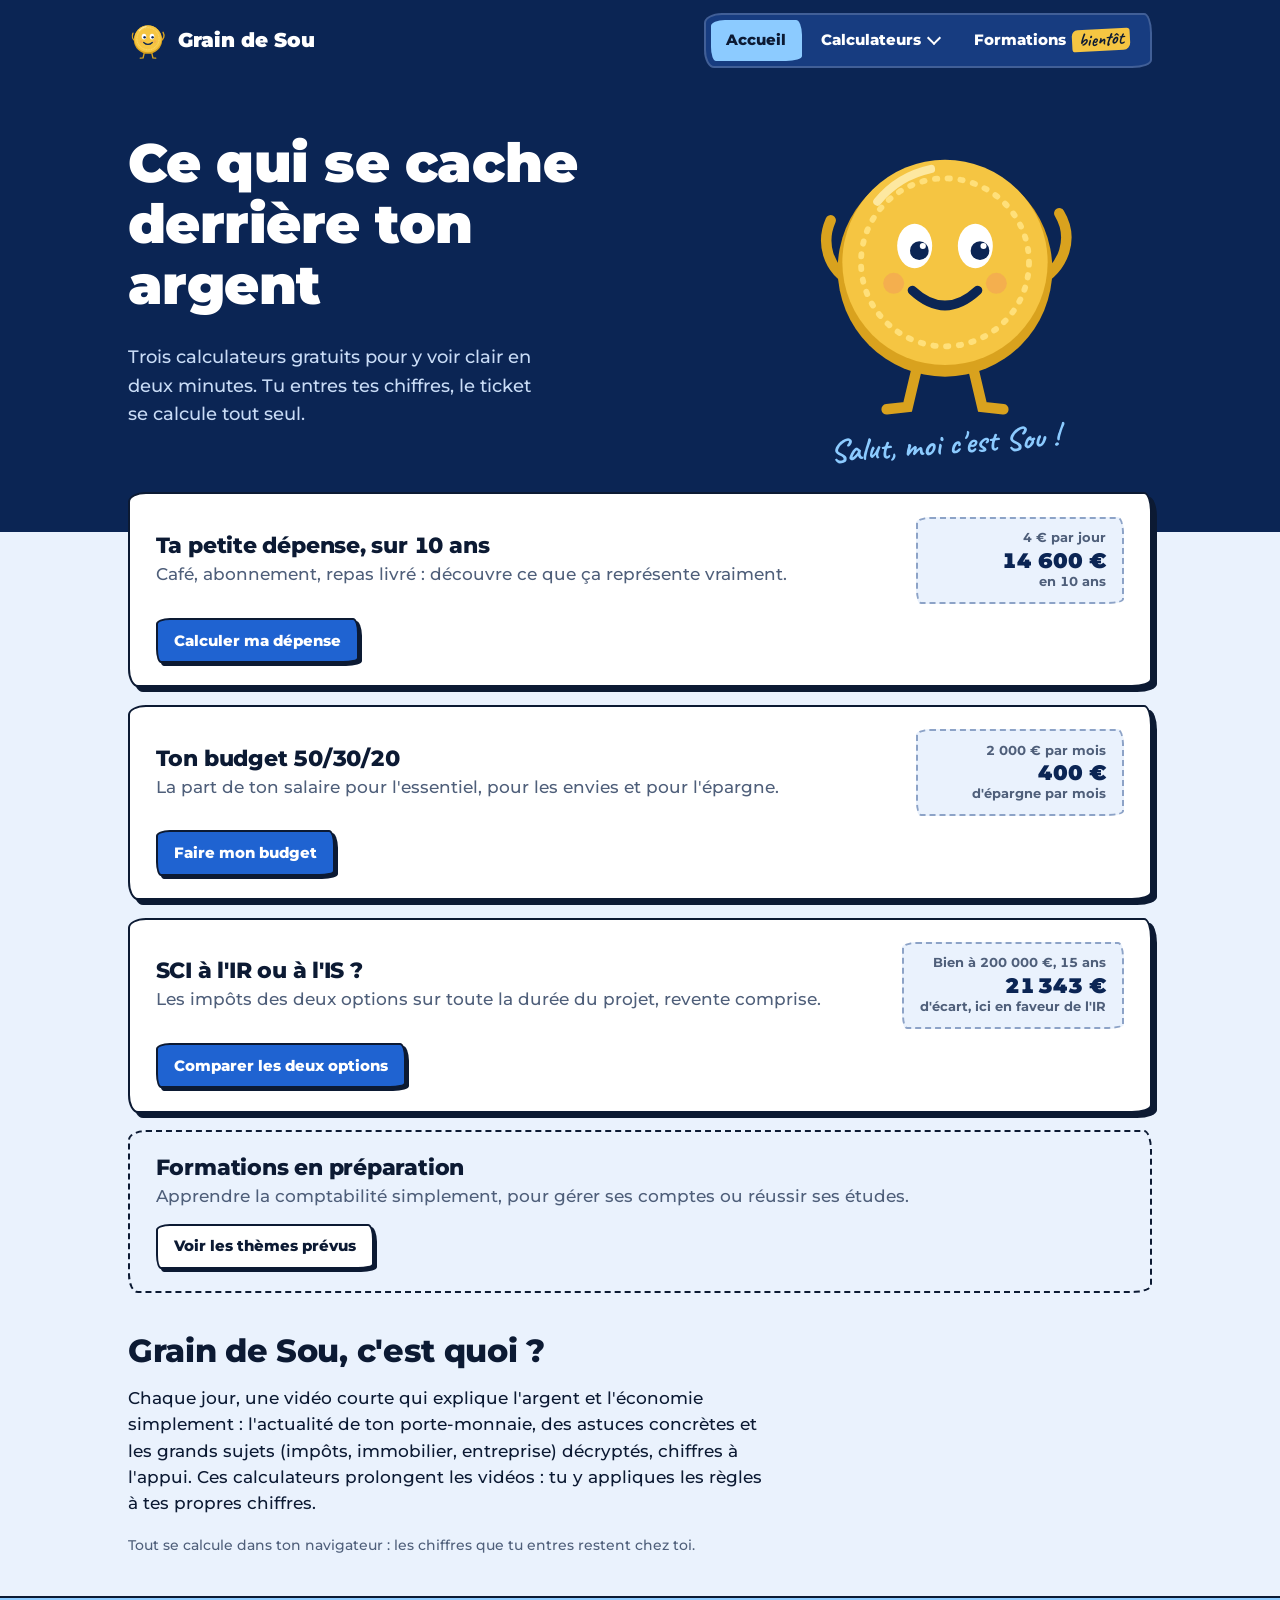
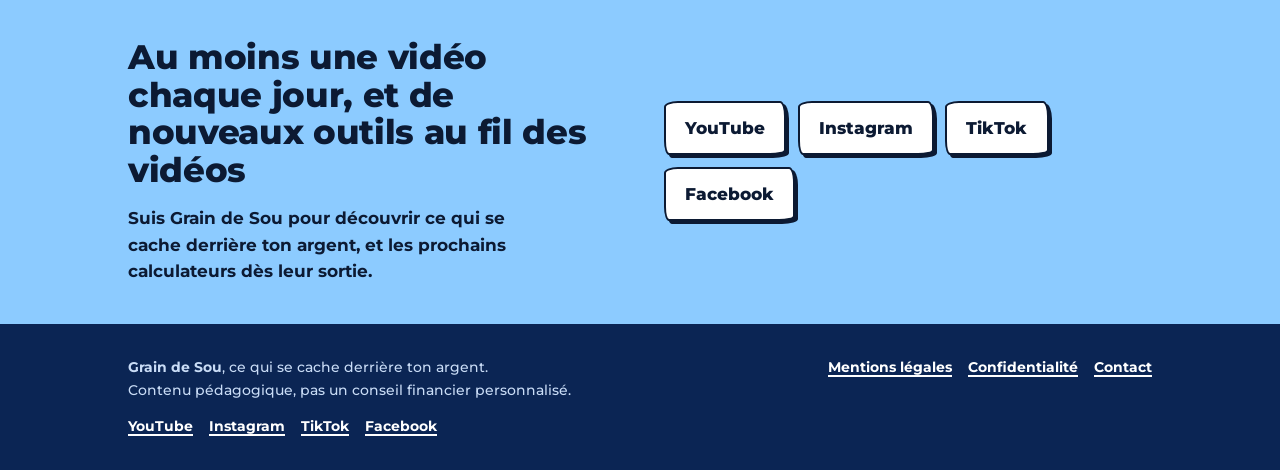
<file: index.html>
<!DOCTYPE html>
<html lang="fr">
<head>
<meta charset="utf-8">
<meta name="viewport" content="width=device-width, initial-scale=1">
<title>Grain de Sou : les calculateurs gratuits</title>
<meta name="description" content="Calculateurs gratuits de Grain de Sou : le vrai prix des petites dépenses, le budget 50/30/20 et le comparatif SCI à l'IR ou à l'IS.">
<link rel="canonical" href="https://graindesou.studiominute.fr/">
<meta property="og:type" content="website">
<meta property="og:locale" content="fr_FR">
<meta property="og:site_name" content="Grain de Sou">
<meta property="og:title" content="Grain de Sou : les calculateurs gratuits">
<meta property="og:description" content="Calculateurs gratuits de Grain de Sou : le vrai prix des petites dépenses, le budget 50/30/20 et le comparatif SCI à l'IR ou à l'IS.">
<meta property="og:url" content="https://graindesou.studiominute.fr/">
<meta name="theme-color" content="#0B2554">
<link rel="icon" href="assets/sou.svg" type="image/svg+xml">
<link rel="preload" href="assets/fonts/montserrat-latin-900-normal.woff2" as="font" type="font/woff2" crossorigin>
<link rel="preload" href="assets/fonts/caveat-latin-700-normal.woff2" as="font" type="font/woff2" crossorigin>
<link rel="stylesheet" href="assets/style.css?v=7c828aec">
</head>
<body>
<header class="entete">
  <div class="cadre entete-barre">
    <a class="marque" href=""><img src="assets/sou.svg" alt="" width="40" height="40">Grain de Sou</a>
    <button class="menu-bouton" type="button" aria-expanded="false" aria-controls="menu">Menu</button>
    <nav class="menu" id="menu" aria-label="Menu principal">
      <a class="onglet" href="" aria-current="page">Accueil</a>
      <details class="deroulant">
        <summary class="onglet">Calculateurs</summary>
        <ul>
          <li><a href="petites-depenses/"><strong>Petites dépenses</strong><span>Le vrai prix d'une dépense qui revient</span></a></li>
          <li><a href="budget/"><strong>Budget 50/30/20</strong><span>La part de ton salaire pour chaque poste</span></a></li>
          <li><a href="sci-ir-ou-is/"><strong>SCI à l'IR ou à l'IS</strong><span>Les impôts des deux options, revente comprise</span></a></li>
        </ul>
      </details>
      <a class="onglet" href="formations/">Formations <span class="badge">bientôt</span></a>
    </nav>
  </div>
</header>
<main>
<section class="accueil-haut">
  <div class="cadre">
    <div>
      <h1>Ce qui se cache derrière ton argent</h1>
      <p>Trois calculateurs gratuits pour y voir clair en deux minutes. Tu entres tes chiffres, le ticket se calcule tout seul.</p>
    </div>
    <div class="sou-zone"><svg class="sou-geant" xmlns="http://www.w3.org/2000/svg" viewBox="0 0 240 260" role="img" aria-label="Sou, la pièce mascotte de Grain de Sou">
  <g stroke="#D9A21E" stroke-width="9" stroke-linecap="round" fill="none">
    <path d="M42 140 C18 128 14 104 22 86"/>
    <path d="M198 140 C224 126 230 100 218 80"/>
    <path d="M96 212 L88 246 L70 248"/>
    <path d="M144 212 L152 246 L170 248"/>
  </g>
  <circle cx="120" cy="128" r="92" fill="#D9A21E"/>
  <circle cx="120" cy="122" r="88" fill="#F5C542"/>
  <circle cx="120" cy="122" r="72" fill="none" stroke="#FFE07A" stroke-width="5" stroke-dasharray="2 9" stroke-linecap="round"/>
  <ellipse cx="94" cy="108" rx="15" ry="19" fill="#fff"/>
  <ellipse cx="146" cy="108" rx="15" ry="19" fill="#fff"/>
  <circle cx="98" cy="112" r="8" fill="#0B2554"/>
  <circle cx="150" cy="112" r="8" fill="#0B2554"/>
  <circle cx="101" cy="108" r="2.6" fill="#fff"/>
  <circle cx="153" cy="108" r="2.6" fill="#fff"/>
  <path d="M92 146 Q120 172 148 146" fill="none" stroke="#0B2554" stroke-width="8" stroke-linecap="round"/>
  <circle cx="76" cy="140" r="9" fill="#F29C5A" opacity=".55"/>
  <circle cx="164" cy="140" r="9" fill="#F29C5A" opacity=".55"/>
  <path d="M62 70 Q80 48 108 42" fill="none" stroke="#FFF2B8" stroke-width="7" stroke-linecap="round" opacity=".8"/>
</svg>
<p class="note-main">Salut, moi c'est Sou !</p></div>
  </div>
</section>
<div class="cadre outils">
  <a class="outil-ligne" href="petites-depenses/">
    <div><h2>Ta petite dépense, sur 10 ans</h2><p>Café, abonnement, repas livré : découvre ce que ça représente vraiment.</p></div>
    <div class="apercu"><small>4 € par jour</small><b>14 600 €</b><small>en 10 ans</small></div>
    <span class="bouton petit-bouton">Calculer ma dépense</span>
  </a>
  <a class="outil-ligne" href="budget/">
    <div><h2>Ton budget 50/30/20</h2><p>La part de ton salaire pour l'essentiel, pour les envies et pour l'épargne.</p></div>
    <div class="apercu"><small>2 000 € par mois</small><b>400 €</b><small>d'épargne par mois</small></div>
    <span class="bouton petit-bouton">Faire mon budget</span>
  </a>
  <a class="outil-ligne" href="sci-ir-ou-is/">
    <div><h2>SCI à l'IR ou à l'IS ?</h2><p>Les impôts des deux options sur toute la durée du projet, revente comprise.</p></div>
    <div class="apercu"><small>Bien à 200 000 €, 15 ans</small><b>21 343 €</b><small>d'écart, ici en faveur de l'IR</small></div>
    <span class="bouton petit-bouton">Comparer les deux options</span>
  </a>
  <a class="outil-ligne bientot" href="formations/">
    <div><h2>Formations en préparation</h2><p>Apprendre la comptabilité simplement, pour gérer ses comptes ou réussir ses études.</p></div>
    <span class="bouton petit-bouton secondaire">Voir les thèmes prévus</span>
  </a>
</div>
<section class="cadre" style="padding-top:2.5rem"><div class="lecture">
  <h2>Grain de Sou, c'est quoi ?</h2>
  <p>Chaque jour, une vidéo courte qui explique l'argent et l'économie simplement : l'actualité de ton porte-monnaie, des astuces concrètes et les grands sujets (impôts, immobilier, entreprise) décryptés, chiffres à l'appui. Ces calculateurs prolongent les vidéos : tu y appliques les règles à tes propres chiffres.</p>
  <p class="petit">Tout se calcule dans ton navigateur : les chiffres que tu entres restent chez toi.</p>
</div></section>
<section class="inscription" aria-labelledby="titre-suivre">
  <div class="cadre">
    <div>
      <h2 id="titre-suivre">Au moins une vidéo chaque jour, et de nouveaux outils au fil des vidéos</h2>
      <p class="promesse">Suis Grain de Sou pour découvrir ce qui se cache derrière ton argent, et les prochains calculateurs dès leur sortie.</p>
    </div>
    <nav class="liens-reseaux" aria-label="Grain de Sou sur les réseaux"><a class="bouton secondaire" href="https://www.youtube.com/@graindesou" rel="noopener">YouTube</a><a class="bouton secondaire" href="https://www.instagram.com/graindesou" rel="noopener">Instagram</a><a class="bouton secondaire" href="https://www.tiktok.com/@graindesou" rel="noopener">TikTok</a><a class="bouton secondaire" href="https://www.facebook.com/profile.php?id=1434997603028314" rel="noopener">Facebook</a></nav>
  </div>
</section>
</main>
<footer class="pied-page">
  <div class="cadre">
    <div>
      <p><strong>Grain de Sou</strong>, ce qui se cache derrière ton argent.<br>Contenu pédagogique, pas un conseil financier personnalisé.</p>
      <nav aria-label="Réseaux"><a href="https://www.youtube.com/@graindesou" rel="noopener">YouTube</a> <a href="https://www.instagram.com/graindesou" rel="noopener">Instagram</a> <a href="https://www.tiktok.com/@graindesou" rel="noopener">TikTok</a> <a href="https://www.facebook.com/profile.php?id=1434997603028314" rel="noopener">Facebook</a></nav>
    </div>
    <nav aria-label="Informations">
      <a href="mentions-legales/">Mentions légales</a>
      <a href="confidentialite/">Confidentialité</a>
      <a href="mailto:graindesou@studiominute.fr">Contact</a>
    </nav>
  </div>
</footer>
<script src="assets/commun.js?v=61af276d"></script>
</body>
</html>
</file>
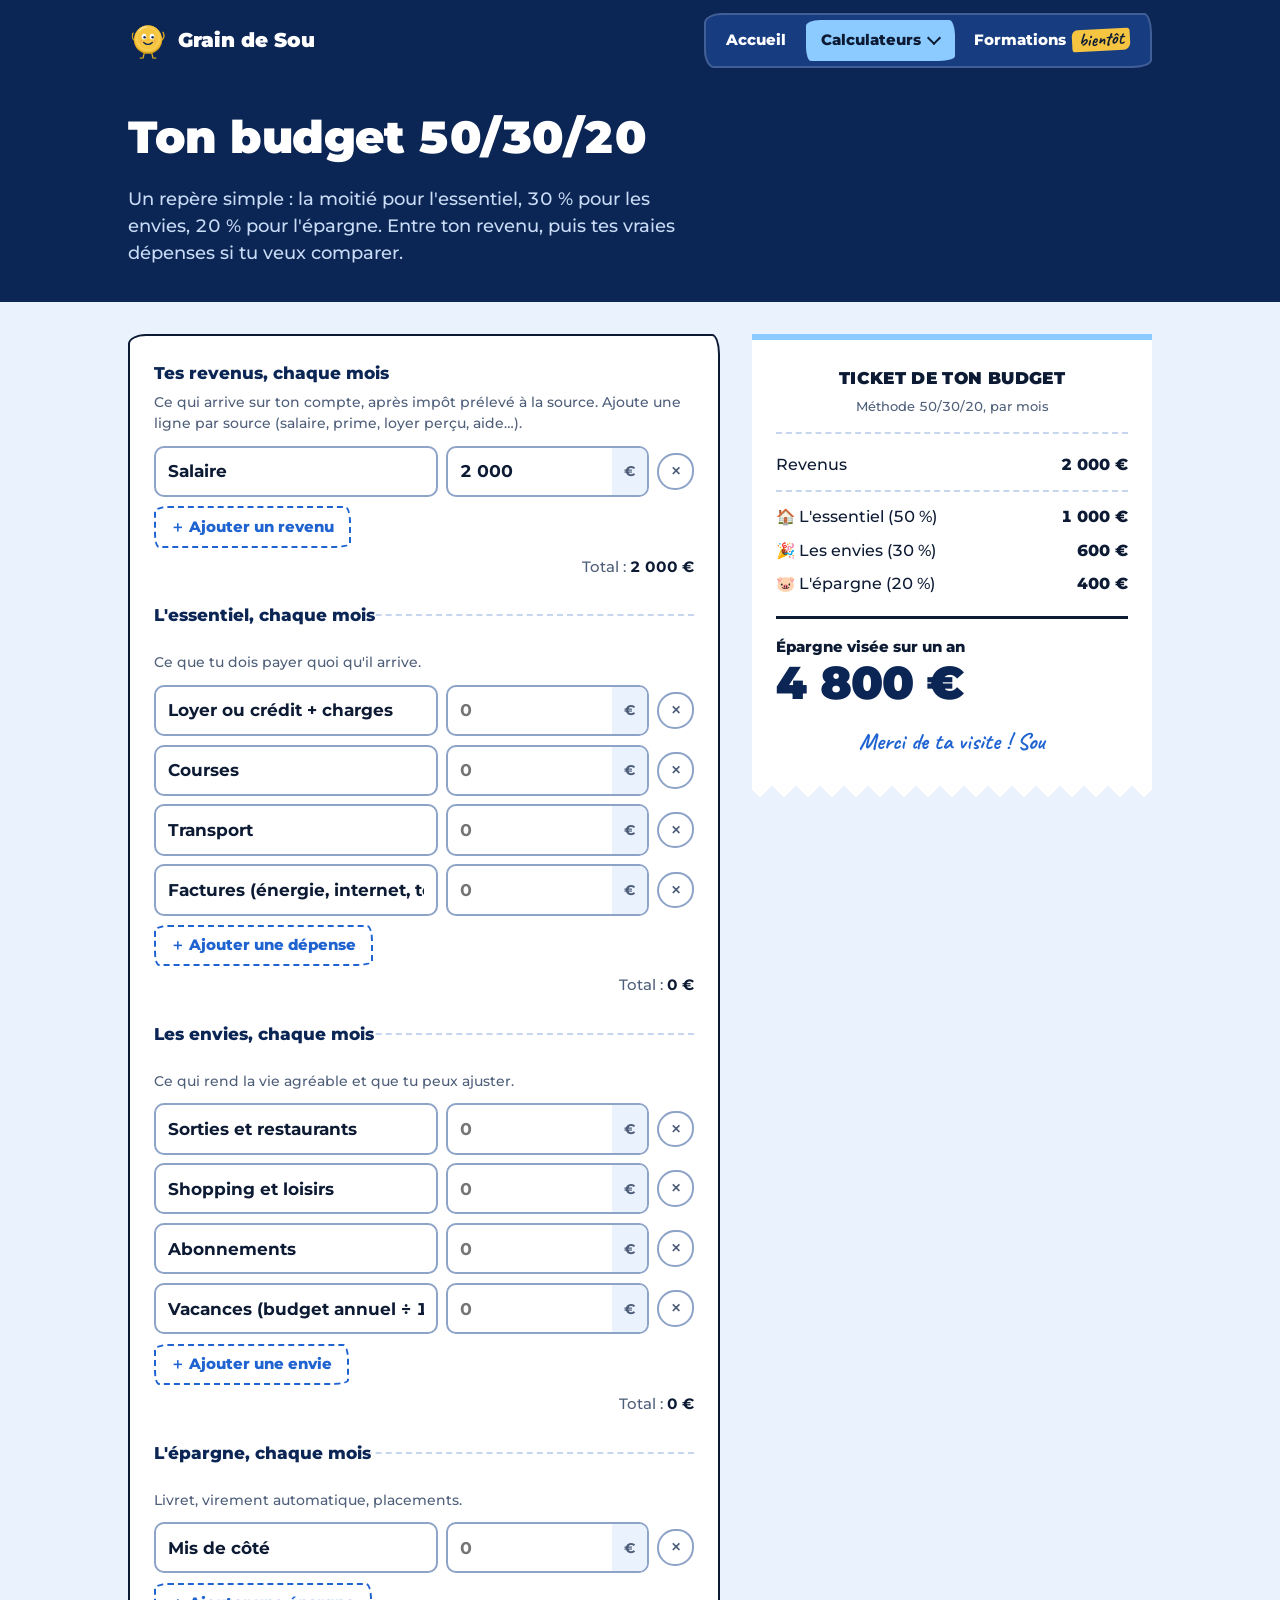
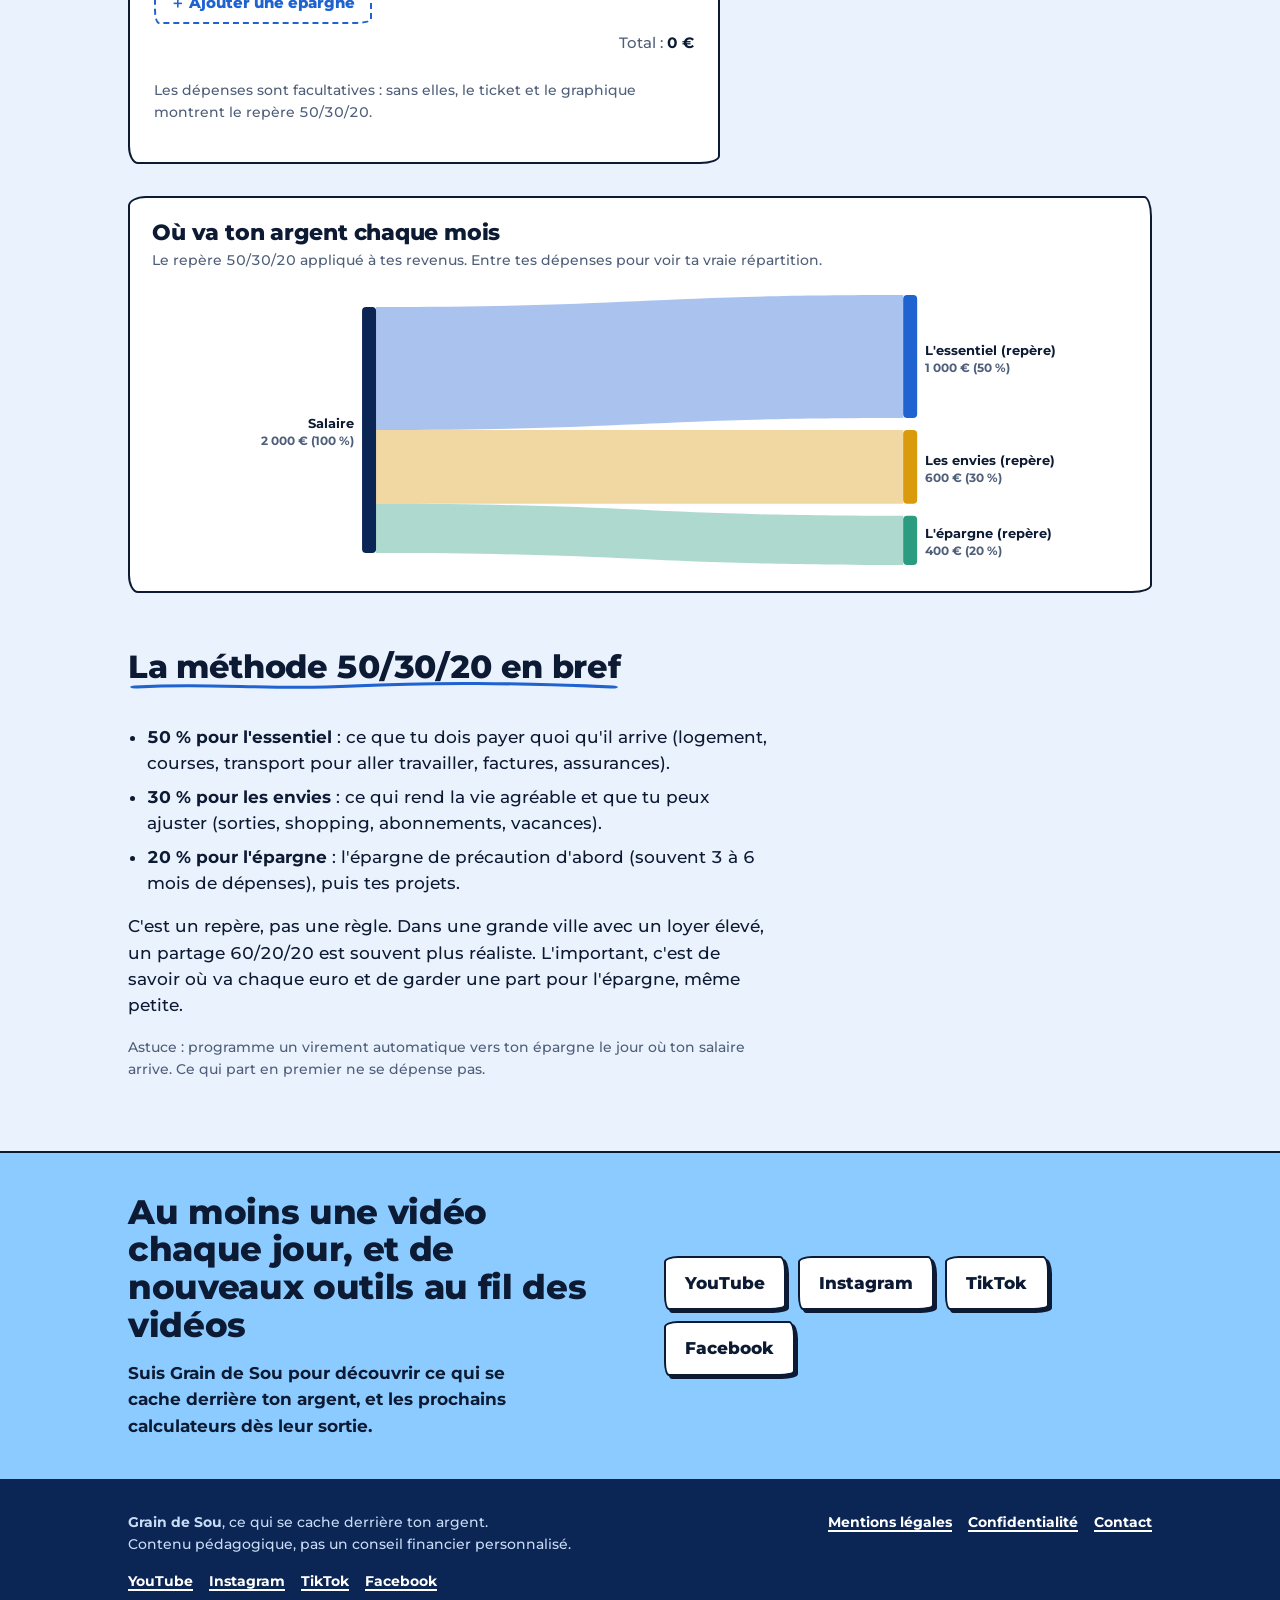
<file: budget/index.html>
<!DOCTYPE html>
<html lang="fr">
<head>
<meta charset="utf-8">
<meta name="viewport" content="width=device-width, initial-scale=1">
<title>Ton budget 50/30/20 | Grain de Sou</title>
<meta name="description" content="Calcule ton budget avec la méthode 50/30/20 : la part de ton salaire pour l'essentiel, les envies et l'épargne, puis compare avec tes vraies dépenses.">
<link rel="canonical" href="https://graindesou.studiominute.fr/budget/">
<meta property="og:type" content="website">
<meta property="og:locale" content="fr_FR">
<meta property="og:site_name" content="Grain de Sou">
<meta property="og:title" content="Ton budget 50/30/20 | Grain de Sou">
<meta property="og:description" content="Calcule ton budget avec la méthode 50/30/20 : la part de ton salaire pour l'essentiel, les envies et l'épargne, puis compare avec tes vraies dépenses.">
<meta property="og:url" content="https://graindesou.studiominute.fr/budget/">
<meta name="theme-color" content="#0B2554">
<link rel="icon" href="../assets/sou.svg" type="image/svg+xml">
<link rel="preload" href="../assets/fonts/montserrat-latin-900-normal.woff2" as="font" type="font/woff2" crossorigin>
<link rel="preload" href="../assets/fonts/caveat-latin-700-normal.woff2" as="font" type="font/woff2" crossorigin>
<link rel="stylesheet" href="../assets/style.css?v=7c828aec">
</head>
<body>
<header class="entete">
  <div class="cadre entete-barre">
    <a class="marque" href="../"><img src="../assets/sou.svg" alt="" width="40" height="40">Grain de Sou</a>
    <button class="menu-bouton" type="button" aria-expanded="false" aria-controls="menu">Menu</button>
    <nav class="menu" id="menu" aria-label="Menu principal">
      <a class="onglet" href="../">Accueil</a>
      <details class="deroulant">
        <summary class="onglet actif">Calculateurs</summary>
        <ul>
          <li><a href="../petites-depenses/"><strong>Petites dépenses</strong><span>Le vrai prix d'une dépense qui revient</span></a></li>
          <li><a href="../budget/" aria-current="page"><strong>Budget 50/30/20</strong><span>La part de ton salaire pour chaque poste</span></a></li>
          <li><a href="../sci-ir-ou-is/"><strong>SCI à l'IR ou à l'IS</strong><span>Les impôts des deux options, revente comprise</span></a></li>
        </ul>
      </details>
      <a class="onglet" href="../formations/">Formations <span class="badge">bientôt</span></a>
    </nav>
  </div>
</header>
<main>
<section class="outil-haut"><div class="cadre">
  <h1>Ton budget 50/30/20</h1>
  <p>Un repère simple : la moitié pour l'essentiel, 30 % pour les envies, 20 % pour l'épargne. Entre ton revenu, puis tes vraies dépenses si tu veux comparer.</p>
</div></section>
<div class="cadre atelier">
  <form class="saisie" id="form-budget">
    <fieldset class="groupe" data-groupe="revenus">
      <legend>Tes revenus, chaque mois</legend>
      <p class="aide-groupe">Ce qui arrive sur ton compte, après impôt prélevé à la source. Ajoute une ligne par source (salaire, prime, loyer perçu, aide…).</p>
      <div class="lignes"><div class="ligne-saisie"><input class="seul libelle" value="Salaire" aria-label="Nom de la ligne" maxlength="40"><div class="unite"><input class="montant" inputmode="decimal" value="2 000" placeholder="0" aria-label="Montant"><span>€</span></div><button type="button" class="retirer" aria-label="Retirer cette ligne">×</button></div></div>
      <button type="button" class="ajouter">＋ Ajouter un revenu</button>
      <p class="sous-total">Total : <b data-total="revenus">0 €</b></p>
    </fieldset>
    <fieldset class="groupe" data-groupe="besoins">
      <legend>L'essentiel, chaque mois</legend>
      <p class="aide-groupe">Ce que tu dois payer quoi qu'il arrive.</p>
      <div class="lignes"><div class="ligne-saisie"><input class="seul libelle" value="Loyer ou crédit + charges" aria-label="Nom de la ligne" maxlength="40"><div class="unite"><input class="montant" inputmode="decimal" value="" placeholder="0" aria-label="Montant"><span>€</span></div><button type="button" class="retirer" aria-label="Retirer cette ligne">×</button></div><div class="ligne-saisie"><input class="seul libelle" value="Courses" aria-label="Nom de la ligne" maxlength="40"><div class="unite"><input class="montant" inputmode="decimal" value="" placeholder="0" aria-label="Montant"><span>€</span></div><button type="button" class="retirer" aria-label="Retirer cette ligne">×</button></div><div class="ligne-saisie"><input class="seul libelle" value="Transport" aria-label="Nom de la ligne" maxlength="40"><div class="unite"><input class="montant" inputmode="decimal" value="" placeholder="0" aria-label="Montant"><span>€</span></div><button type="button" class="retirer" aria-label="Retirer cette ligne">×</button></div><div class="ligne-saisie"><input class="seul libelle" value="Factures (énergie, internet, téléphone)" aria-label="Nom de la ligne" maxlength="40"><div class="unite"><input class="montant" inputmode="decimal" value="" placeholder="0" aria-label="Montant"><span>€</span></div><button type="button" class="retirer" aria-label="Retirer cette ligne">×</button></div></div>
      <button type="button" class="ajouter">＋ Ajouter une dépense</button>
      <p class="sous-total">Total : <b data-total="besoins">0 €</b></p>
    </fieldset>
    <fieldset class="groupe" data-groupe="envies">
      <legend>Les envies, chaque mois</legend>
      <p class="aide-groupe">Ce qui rend la vie agréable et que tu peux ajuster.</p>
      <div class="lignes"><div class="ligne-saisie"><input class="seul libelle" value="Sorties et restaurants" aria-label="Nom de la ligne" maxlength="40"><div class="unite"><input class="montant" inputmode="decimal" value="" placeholder="0" aria-label="Montant"><span>€</span></div><button type="button" class="retirer" aria-label="Retirer cette ligne">×</button></div><div class="ligne-saisie"><input class="seul libelle" value="Shopping et loisirs" aria-label="Nom de la ligne" maxlength="40"><div class="unite"><input class="montant" inputmode="decimal" value="" placeholder="0" aria-label="Montant"><span>€</span></div><button type="button" class="retirer" aria-label="Retirer cette ligne">×</button></div><div class="ligne-saisie"><input class="seul libelle" value="Abonnements" aria-label="Nom de la ligne" maxlength="40"><div class="unite"><input class="montant" inputmode="decimal" value="" placeholder="0" aria-label="Montant"><span>€</span></div><button type="button" class="retirer" aria-label="Retirer cette ligne">×</button></div><div class="ligne-saisie"><input class="seul libelle" value="Vacances (budget annuel ÷ 12)" aria-label="Nom de la ligne" maxlength="40"><div class="unite"><input class="montant" inputmode="decimal" value="" placeholder="0" aria-label="Montant"><span>€</span></div><button type="button" class="retirer" aria-label="Retirer cette ligne">×</button></div></div>
      <button type="button" class="ajouter">＋ Ajouter une envie</button>
      <p class="sous-total">Total : <b data-total="envies">0 €</b></p>
    </fieldset>
    <fieldset class="groupe" data-groupe="epargne">
      <legend>L'épargne, chaque mois</legend>
      <p class="aide-groupe">Livret, virement automatique, placements.</p>
      <div class="lignes"><div class="ligne-saisie"><input class="seul libelle" value="Mis de côté" aria-label="Nom de la ligne" maxlength="40"><div class="unite"><input class="montant" inputmode="decimal" value="" placeholder="0" aria-label="Montant"><span>€</span></div><button type="button" class="retirer" aria-label="Retirer cette ligne">×</button></div></div>
      <button type="button" class="ajouter">＋ Ajouter une épargne</button>
      <p class="sous-total">Total : <b data-total="epargne">0 €</b></p>
    </fieldset>
    <p class="petit">Les dépenses sont facultatives : sans elles, le ticket et le graphique montrent le repère 50/30/20.</p>
  </form>

  <aside class="ticket" aria-live="polite" aria-label="Résultat">
    <div class="ticket-tete"><strong>TICKET DE TON BUDGET</strong><span>Méthode 50/30/20, par mois</span></div>
    <div class="ligne"><span>Revenus</span><b id="t-revenu"></b></div>
    <div class="ligne sep"><span>🏠 L'essentiel (50 %)</span><b id="t-besoins"></b></div>
    <div class="ligne"><span>🎉 Les envies (30 %)</span><b id="t-envies"></b></div>
    <div class="ligne"><span>🐷 L'épargne (20 %)</span><b id="t-epargne"></b></div>
    <div class="total"><span class="etiquette">Épargne visée sur un an</span><span class="montant" id="t-epargne-an"></span></div>
    <div id="comparaison" hidden>
      <div class="barres" aria-label="Tes vraies dépenses comparées aux repères (trait noir)">
        <div class="barre"><div class="haut"><span>L'essentiel</span><span id="r-besoins"></span></div><div class="piste"><div class="rempli" id="b-besoins"></div><div class="repere"></div></div></div>
        <div class="barre"><div class="haut"><span>Les envies</span><span id="r-envies"></span></div><div class="piste"><div class="rempli or" id="b-envies"></div><div class="repere"></div></div></div>
        <div class="barre"><div class="haut"><span>L'épargne</span><span id="r-epargne"></span></div><div class="piste"><div class="rempli" id="b-epargne"></div><div class="repere"></div></div></div>
      </div>
      <p class="petit">Le trait noir marque le repère 50/30/20.</p>
      <div class="total"><span class="etiquette" id="t-reste-etiquette"></span><span class="montant" id="t-reste"></span></div>
      <ul class="phrase" id="conseils"></ul>
    </div>
    <p class="pied main">Merci de ta visite ! Sou</p>
  </aside>
</div>
<section class="cadre graphique-zone" aria-labelledby="titre-flux">
  <figure class="graphique">
    <h2 id="titre-flux">Où va ton argent chaque mois</h2>
    <p class="petit" id="flux-legende"></p>
    <div id="flux" class="flux"></div>
    <figcaption class="visually-hidden" id="flux-texte"></figcaption>
  </figure>
</section>
<section class="cadre explications"><div class="lecture">
  <h2>La méthode 50/30/20 en bref</h2>
  <ul>
    <li><strong>50 % pour l'essentiel</strong> : ce que tu dois payer quoi qu'il arrive (logement, courses, transport pour aller travailler, factures, assurances).</li>
    <li><strong>30 % pour les envies</strong> : ce qui rend la vie agréable et que tu peux ajuster (sorties, shopping, abonnements, vacances).</li>
    <li><strong>20 % pour l'épargne</strong> : l'épargne de précaution d'abord (souvent 3 à 6 mois de dépenses), puis tes projets.</li>
  </ul>
  <p>C'est un repère, pas une règle. Dans une grande ville avec un loyer élevé, un partage 60/20/20 est souvent plus réaliste. L'important, c'est de savoir où va chaque euro et de garder une part pour l'épargne, même petite.</p>
  <p class="petit">Astuce : programme un virement automatique vers ton épargne le jour où ton salaire arrive. Ce qui part en premier ne se dépense pas.</p>
</div></section>
<section class="inscription" aria-labelledby="titre-suivre">
  <div class="cadre">
    <div>
      <h2 id="titre-suivre">Au moins une vidéo chaque jour, et de nouveaux outils au fil des vidéos</h2>
      <p class="promesse">Suis Grain de Sou pour découvrir ce qui se cache derrière ton argent, et les prochains calculateurs dès leur sortie.</p>
    </div>
    <nav class="liens-reseaux" aria-label="Grain de Sou sur les réseaux"><a class="bouton secondaire" href="https://www.youtube.com/@graindesou" rel="noopener">YouTube</a><a class="bouton secondaire" href="https://www.instagram.com/graindesou" rel="noopener">Instagram</a><a class="bouton secondaire" href="https://www.tiktok.com/@graindesou" rel="noopener">TikTok</a><a class="bouton secondaire" href="https://www.facebook.com/profile.php?id=1434997603028314" rel="noopener">Facebook</a></nav>
  </div>
</section>
</main>
<footer class="pied-page">
  <div class="cadre">
    <div>
      <p><strong>Grain de Sou</strong>, ce qui se cache derrière ton argent.<br>Contenu pédagogique, pas un conseil financier personnalisé.</p>
      <nav aria-label="Réseaux"><a href="https://www.youtube.com/@graindesou" rel="noopener">YouTube</a> <a href="https://www.instagram.com/graindesou" rel="noopener">Instagram</a> <a href="https://www.tiktok.com/@graindesou" rel="noopener">TikTok</a> <a href="https://www.facebook.com/profile.php?id=1434997603028314" rel="noopener">Facebook</a></nav>
    </div>
    <nav aria-label="Informations">
      <a href="../mentions-legales/">Mentions légales</a>
      <a href="../confidentialite/">Confidentialité</a>
      <a href="mailto:graindesou@studiominute.fr">Contact</a>
    </nav>
  </div>
</footer>
<script src="../assets/commun.js?v=61af276d"></script>
<script src="../assets/budget.js?v=9e435ea5"></script>
</body>
</html>
</file>
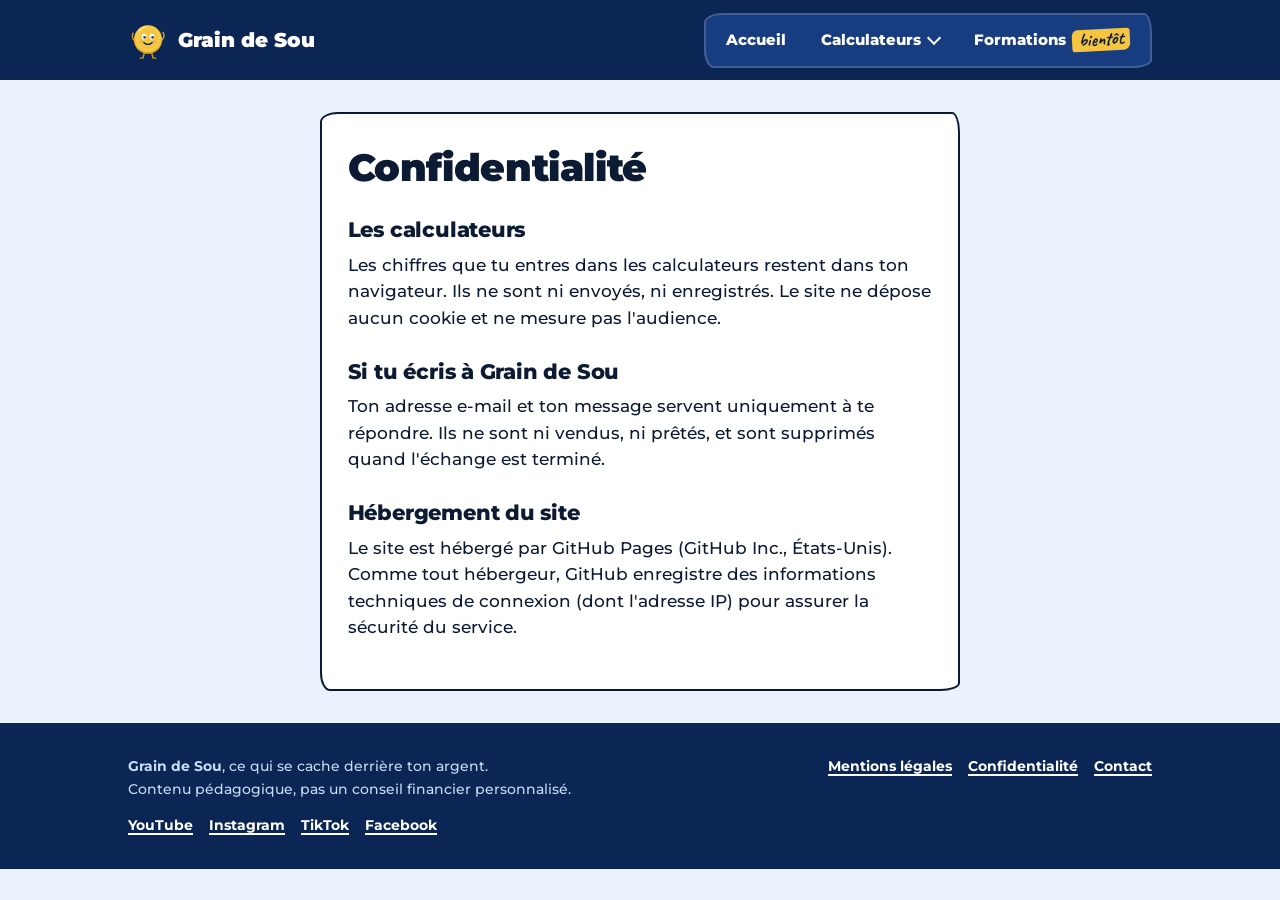
<file: confidentialite/index.html>
<!DOCTYPE html>
<html lang="fr">
<head>
<meta charset="utf-8">
<meta name="viewport" content="width=device-width, initial-scale=1">
<title>Confidentialité | Grain de Sou</title>
<meta name="description" content="Ce que Grain de Sou fait de tes données personnelles.">
<link rel="canonical" href="https://graindesou.studiominute.fr/confidentialite/">
<meta property="og:type" content="website">
<meta property="og:locale" content="fr_FR">
<meta property="og:site_name" content="Grain de Sou">
<meta property="og:title" content="Confidentialité | Grain de Sou">
<meta property="og:description" content="Ce que Grain de Sou fait de tes données personnelles.">
<meta property="og:url" content="https://graindesou.studiominute.fr/confidentialite/">
<meta name="theme-color" content="#0B2554">
<link rel="icon" href="../assets/sou.svg" type="image/svg+xml">
<link rel="preload" href="../assets/fonts/montserrat-latin-900-normal.woff2" as="font" type="font/woff2" crossorigin>
<link rel="preload" href="../assets/fonts/caveat-latin-700-normal.woff2" as="font" type="font/woff2" crossorigin>
<link rel="stylesheet" href="../assets/style.css?v=7c828aec">
</head>
<body>
<header class="entete">
  <div class="cadre entete-barre">
    <a class="marque" href="../"><img src="../assets/sou.svg" alt="" width="40" height="40">Grain de Sou</a>
    <button class="menu-bouton" type="button" aria-expanded="false" aria-controls="menu">Menu</button>
    <nav class="menu" id="menu" aria-label="Menu principal">
      <a class="onglet" href="../">Accueil</a>
      <details class="deroulant">
        <summary class="onglet">Calculateurs</summary>
        <ul>
          <li><a href="../petites-depenses/"><strong>Petites dépenses</strong><span>Le vrai prix d'une dépense qui revient</span></a></li>
          <li><a href="../budget/"><strong>Budget 50/30/20</strong><span>La part de ton salaire pour chaque poste</span></a></li>
          <li><a href="../sci-ir-ou-is/"><strong>SCI à l'IR ou à l'IS</strong><span>Les impôts des deux options, revente comprise</span></a></li>
        </ul>
      </details>
      <a class="onglet" href="../formations/">Formations <span class="badge">bientôt</span></a>
    </nav>
  </div>
</header>
<main>
<div class="cadre"><div class="texte lecture">
  <h1>Confidentialité</h1>
  <h2>Les calculateurs</h2>
  <p>Les chiffres que tu entres dans les calculateurs restent dans ton navigateur. Ils ne sont ni envoyés, ni enregistrés. Le site ne dépose aucun cookie et ne mesure pas l'audience.</p>
  <h2>Si tu écris à Grain de Sou</h2>
  <p>Ton adresse e-mail et ton message servent uniquement à te répondre. Ils ne sont ni vendus, ni prêtés, et sont supprimés quand l'échange est terminé.</p>
  <h2>Hébergement du site</h2>
  <p>Le site est hébergé par GitHub Pages (GitHub Inc., États-Unis). Comme tout hébergeur, GitHub enregistre des informations techniques de connexion (dont l'adresse IP) pour assurer la sécurité du service.</p>
</div></div>
</main>
<footer class="pied-page">
  <div class="cadre">
    <div>
      <p><strong>Grain de Sou</strong>, ce qui se cache derrière ton argent.<br>Contenu pédagogique, pas un conseil financier personnalisé.</p>
      <nav aria-label="Réseaux"><a href="https://www.youtube.com/@graindesou" rel="noopener">YouTube</a> <a href="https://www.instagram.com/graindesou" rel="noopener">Instagram</a> <a href="https://www.tiktok.com/@graindesou" rel="noopener">TikTok</a> <a href="https://www.facebook.com/profile.php?id=1434997603028314" rel="noopener">Facebook</a></nav>
    </div>
    <nav aria-label="Informations">
      <a href="../mentions-legales/">Mentions légales</a>
      <a href="../confidentialite/">Confidentialité</a>
      <a href="mailto:graindesou@studiominute.fr">Contact</a>
    </nav>
  </div>
</footer>
<script src="../assets/commun.js?v=61af276d"></script>
</body>
</html>
</file>
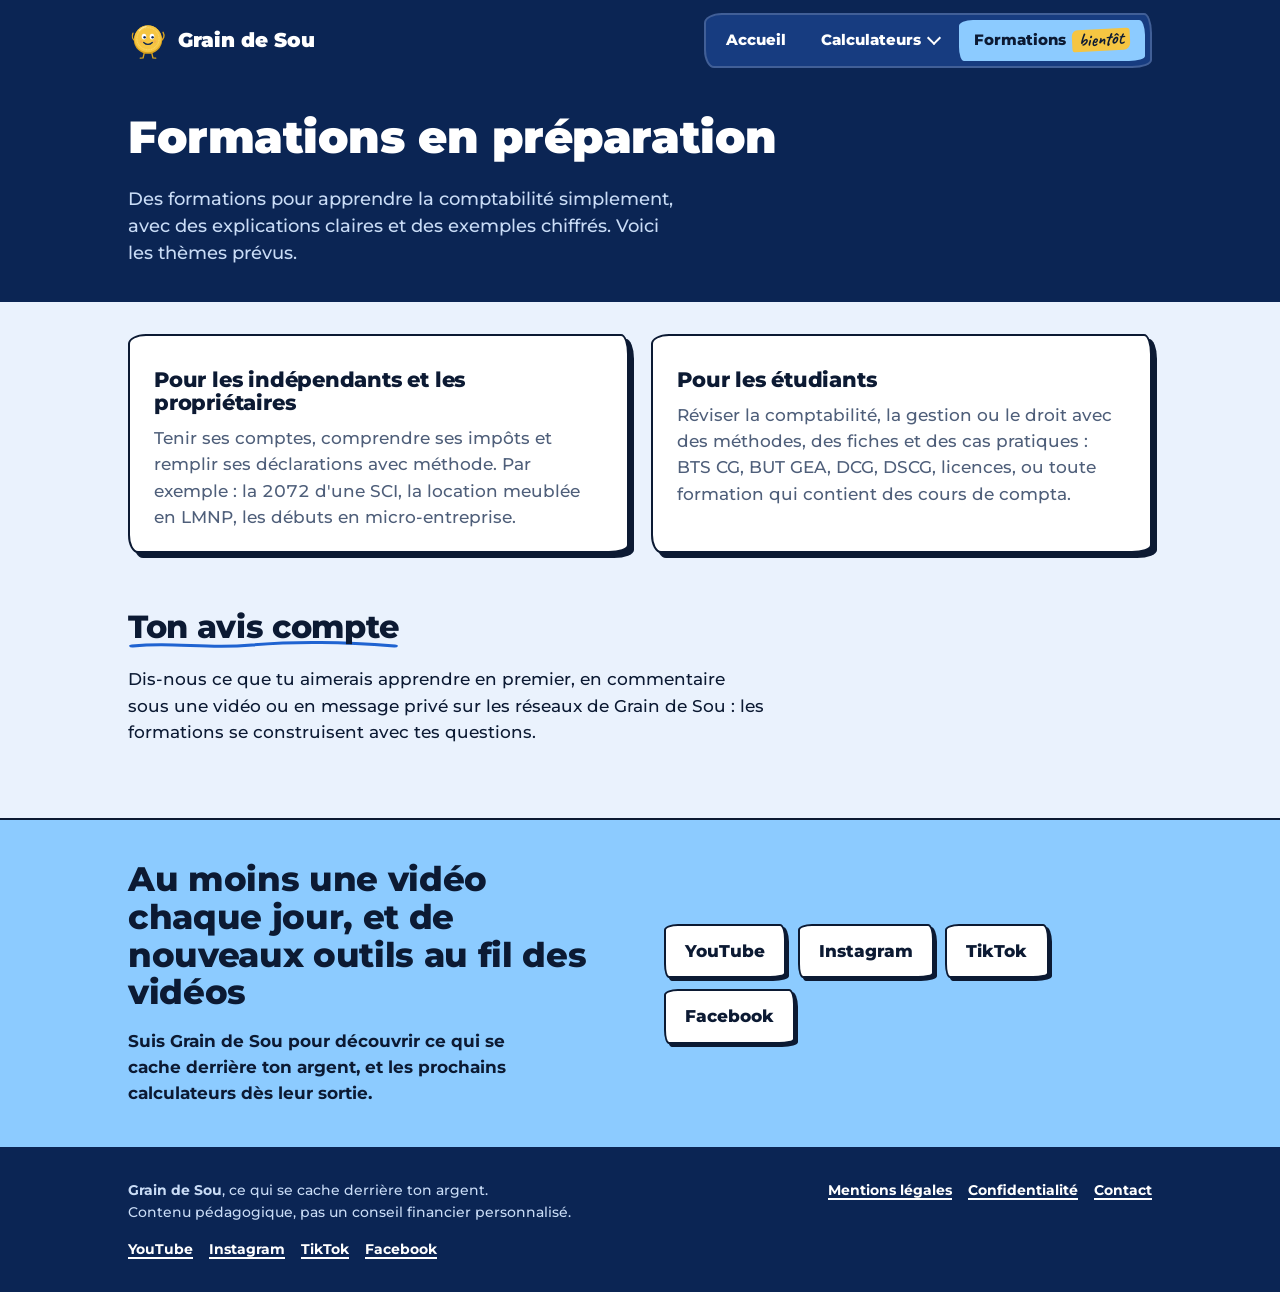
<file: formations/index.html>
<!DOCTYPE html>
<html lang="fr">
<head>
<meta charset="utf-8">
<meta name="viewport" content="width=device-width, initial-scale=1">
<title>Formations en préparation | Grain de Sou</title>
<meta name="description" content="Des formations pour apprendre la comptabilité simplement sont en préparation sur Grain de Sou, pour les indépendants, les propriétaires de SCI ou de LMNP et les étudiants.">
<link rel="canonical" href="https://graindesou.studiominute.fr/formations/">
<meta property="og:type" content="website">
<meta property="og:locale" content="fr_FR">
<meta property="og:site_name" content="Grain de Sou">
<meta property="og:title" content="Formations en préparation | Grain de Sou">
<meta property="og:description" content="Des formations pour apprendre la comptabilité simplement sont en préparation sur Grain de Sou, pour les indépendants, les propriétaires de SCI ou de LMNP et les étudiants.">
<meta property="og:url" content="https://graindesou.studiominute.fr/formations/">
<meta name="theme-color" content="#0B2554">
<link rel="icon" href="../assets/sou.svg" type="image/svg+xml">
<link rel="preload" href="../assets/fonts/montserrat-latin-900-normal.woff2" as="font" type="font/woff2" crossorigin>
<link rel="preload" href="../assets/fonts/caveat-latin-700-normal.woff2" as="font" type="font/woff2" crossorigin>
<link rel="stylesheet" href="../assets/style.css?v=7c828aec">
</head>
<body>
<header class="entete">
  <div class="cadre entete-barre">
    <a class="marque" href="../"><img src="../assets/sou.svg" alt="" width="40" height="40">Grain de Sou</a>
    <button class="menu-bouton" type="button" aria-expanded="false" aria-controls="menu">Menu</button>
    <nav class="menu" id="menu" aria-label="Menu principal">
      <a class="onglet" href="../">Accueil</a>
      <details class="deroulant">
        <summary class="onglet">Calculateurs</summary>
        <ul>
          <li><a href="../petites-depenses/"><strong>Petites dépenses</strong><span>Le vrai prix d'une dépense qui revient</span></a></li>
          <li><a href="../budget/"><strong>Budget 50/30/20</strong><span>La part de ton salaire pour chaque poste</span></a></li>
          <li><a href="../sci-ir-ou-is/"><strong>SCI à l'IR ou à l'IS</strong><span>Les impôts des deux options, revente comprise</span></a></li>
        </ul>
      </details>
      <a class="onglet" href="../formations/" aria-current="page">Formations <span class="badge">bientôt</span></a>
    </nav>
  </div>
</header>
<main>
<section class="outil-haut"><div class="cadre">
  <h1>Formations en préparation</h1>
  <p>Des formations pour apprendre la comptabilité simplement, avec des explications claires et des exemples chiffrés. Voici les thèmes prévus.</p>
</div></section>
<div class="cadre formations">
  <article class="carte-formation">
    <h2>Pour les indépendants et les propriétaires</h2>
    <p>Tenir ses comptes, comprendre ses impôts et remplir ses déclarations avec méthode. Par exemple : la 2072 d'une SCI, la location meublée en LMNP, les débuts en micro-entreprise.</p>
  </article>
  <article class="carte-formation">
    <h2>Pour les étudiants</h2>
    <p>Réviser la comptabilité, la gestion ou le droit avec des méthodes, des fiches et des cas pratiques : BTS CG, BUT GEA, DCG, DSCG, licences, ou toute formation qui contient des cours de compta.</p>
  </article>
</div>
<section class="cadre explications"><div class="lecture">
  <h2>Ton avis compte</h2>
  <p>Dis-nous ce que tu aimerais apprendre en premier, en commentaire sous une vidéo ou en message privé sur les réseaux de Grain de Sou : les formations se construisent avec tes questions.</p>
</div></section>
<section class="inscription" aria-labelledby="titre-suivre">
  <div class="cadre">
    <div>
      <h2 id="titre-suivre">Au moins une vidéo chaque jour, et de nouveaux outils au fil des vidéos</h2>
      <p class="promesse">Suis Grain de Sou pour découvrir ce qui se cache derrière ton argent, et les prochains calculateurs dès leur sortie.</p>
    </div>
    <nav class="liens-reseaux" aria-label="Grain de Sou sur les réseaux"><a class="bouton secondaire" href="https://www.youtube.com/@graindesou" rel="noopener">YouTube</a><a class="bouton secondaire" href="https://www.instagram.com/graindesou" rel="noopener">Instagram</a><a class="bouton secondaire" href="https://www.tiktok.com/@graindesou" rel="noopener">TikTok</a><a class="bouton secondaire" href="https://www.facebook.com/profile.php?id=1434997603028314" rel="noopener">Facebook</a></nav>
  </div>
</section>
</main>
<footer class="pied-page">
  <div class="cadre">
    <div>
      <p><strong>Grain de Sou</strong>, ce qui se cache derrière ton argent.<br>Contenu pédagogique, pas un conseil financier personnalisé.</p>
      <nav aria-label="Réseaux"><a href="https://www.youtube.com/@graindesou" rel="noopener">YouTube</a> <a href="https://www.instagram.com/graindesou" rel="noopener">Instagram</a> <a href="https://www.tiktok.com/@graindesou" rel="noopener">TikTok</a> <a href="https://www.facebook.com/profile.php?id=1434997603028314" rel="noopener">Facebook</a></nav>
    </div>
    <nav aria-label="Informations">
      <a href="../mentions-legales/">Mentions légales</a>
      <a href="../confidentialite/">Confidentialité</a>
      <a href="mailto:graindesou@studiominute.fr">Contact</a>
    </nav>
  </div>
</footer>
<script src="../assets/commun.js?v=61af276d"></script>
</body>
</html>
</file>
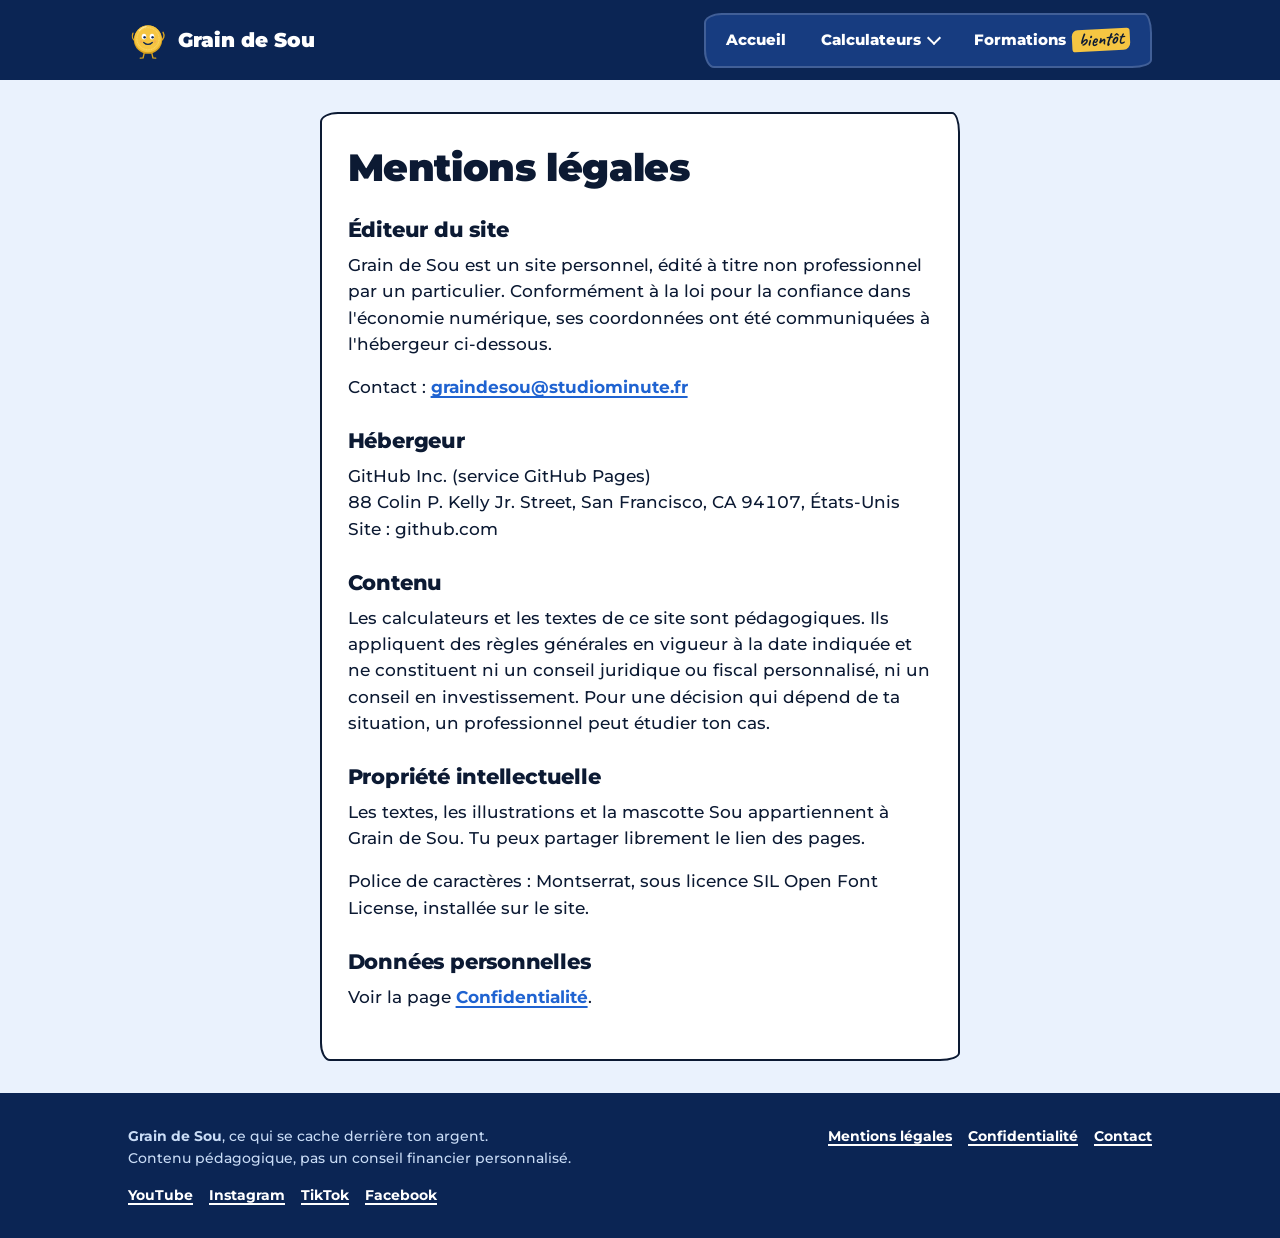
<file: mentions-legales/index.html>
<!DOCTYPE html>
<html lang="fr">
<head>
<meta charset="utf-8">
<meta name="viewport" content="width=device-width, initial-scale=1">
<title>Mentions légales | Grain de Sou</title>
<meta name="description" content="Mentions légales du site Grain de Sou.">
<link rel="canonical" href="https://graindesou.studiominute.fr/mentions-legales/">
<meta property="og:type" content="website">
<meta property="og:locale" content="fr_FR">
<meta property="og:site_name" content="Grain de Sou">
<meta property="og:title" content="Mentions légales | Grain de Sou">
<meta property="og:description" content="Mentions légales du site Grain de Sou.">
<meta property="og:url" content="https://graindesou.studiominute.fr/mentions-legales/">
<meta name="theme-color" content="#0B2554">
<link rel="icon" href="../assets/sou.svg" type="image/svg+xml">
<link rel="preload" href="../assets/fonts/montserrat-latin-900-normal.woff2" as="font" type="font/woff2" crossorigin>
<link rel="preload" href="../assets/fonts/caveat-latin-700-normal.woff2" as="font" type="font/woff2" crossorigin>
<link rel="stylesheet" href="../assets/style.css?v=7c828aec">
</head>
<body>
<header class="entete">
  <div class="cadre entete-barre">
    <a class="marque" href="../"><img src="../assets/sou.svg" alt="" width="40" height="40">Grain de Sou</a>
    <button class="menu-bouton" type="button" aria-expanded="false" aria-controls="menu">Menu</button>
    <nav class="menu" id="menu" aria-label="Menu principal">
      <a class="onglet" href="../">Accueil</a>
      <details class="deroulant">
        <summary class="onglet">Calculateurs</summary>
        <ul>
          <li><a href="../petites-depenses/"><strong>Petites dépenses</strong><span>Le vrai prix d'une dépense qui revient</span></a></li>
          <li><a href="../budget/"><strong>Budget 50/30/20</strong><span>La part de ton salaire pour chaque poste</span></a></li>
          <li><a href="../sci-ir-ou-is/"><strong>SCI à l'IR ou à l'IS</strong><span>Les impôts des deux options, revente comprise</span></a></li>
        </ul>
      </details>
      <a class="onglet" href="../formations/">Formations <span class="badge">bientôt</span></a>
    </nav>
  </div>
</header>
<main>
<div class="cadre"><div class="texte lecture">
  <h1>Mentions légales</h1>
  <h2>Éditeur du site</h2>
  <p>Grain de Sou est un site personnel, édité à titre non professionnel par un particulier. Conformément à la loi pour la confiance dans l'économie numérique, ses coordonnées ont été communiquées à l'hébergeur ci-dessous.</p>
  <p>Contact : <a href="mailto:graindesou@studiominute.fr">graindesou@studiominute.fr</a></p>
  <h2>Hébergeur</h2>
  <p>GitHub Inc. (service GitHub Pages)<br>88 Colin P. Kelly Jr. Street, San Francisco, CA 94107, États-Unis<br>Site : github.com</p>
  <h2>Contenu</h2>
  <p>Les calculateurs et les textes de ce site sont pédagogiques. Ils appliquent des règles générales en vigueur à la date indiquée et ne constituent ni un conseil juridique ou fiscal personnalisé, ni un conseil en investissement. Pour une décision qui dépend de ta situation, un professionnel peut étudier ton cas.</p>
  <h2>Propriété intellectuelle</h2>
  <p>Les textes, les illustrations et la mascotte Sou appartiennent à Grain de Sou. Tu peux partager librement le lien des pages.</p>
  <p>Police de caractères : Montserrat, sous licence SIL Open Font License, installée sur le site.</p>
  <h2>Données personnelles</h2>
  <p>Voir la page <a href="../confidentialite/">Confidentialité</a>.</p>
</div></div>
</main>
<footer class="pied-page">
  <div class="cadre">
    <div>
      <p><strong>Grain de Sou</strong>, ce qui se cache derrière ton argent.<br>Contenu pédagogique, pas un conseil financier personnalisé.</p>
      <nav aria-label="Réseaux"><a href="https://www.youtube.com/@graindesou" rel="noopener">YouTube</a> <a href="https://www.instagram.com/graindesou" rel="noopener">Instagram</a> <a href="https://www.tiktok.com/@graindesou" rel="noopener">TikTok</a> <a href="https://www.facebook.com/profile.php?id=1434997603028314" rel="noopener">Facebook</a></nav>
    </div>
    <nav aria-label="Informations">
      <a href="../mentions-legales/">Mentions légales</a>
      <a href="../confidentialite/">Confidentialité</a>
      <a href="mailto:graindesou@studiominute.fr">Contact</a>
    </nav>
  </div>
</footer>
<script src="../assets/commun.js?v=61af276d"></script>
</body>
</html>
</file>
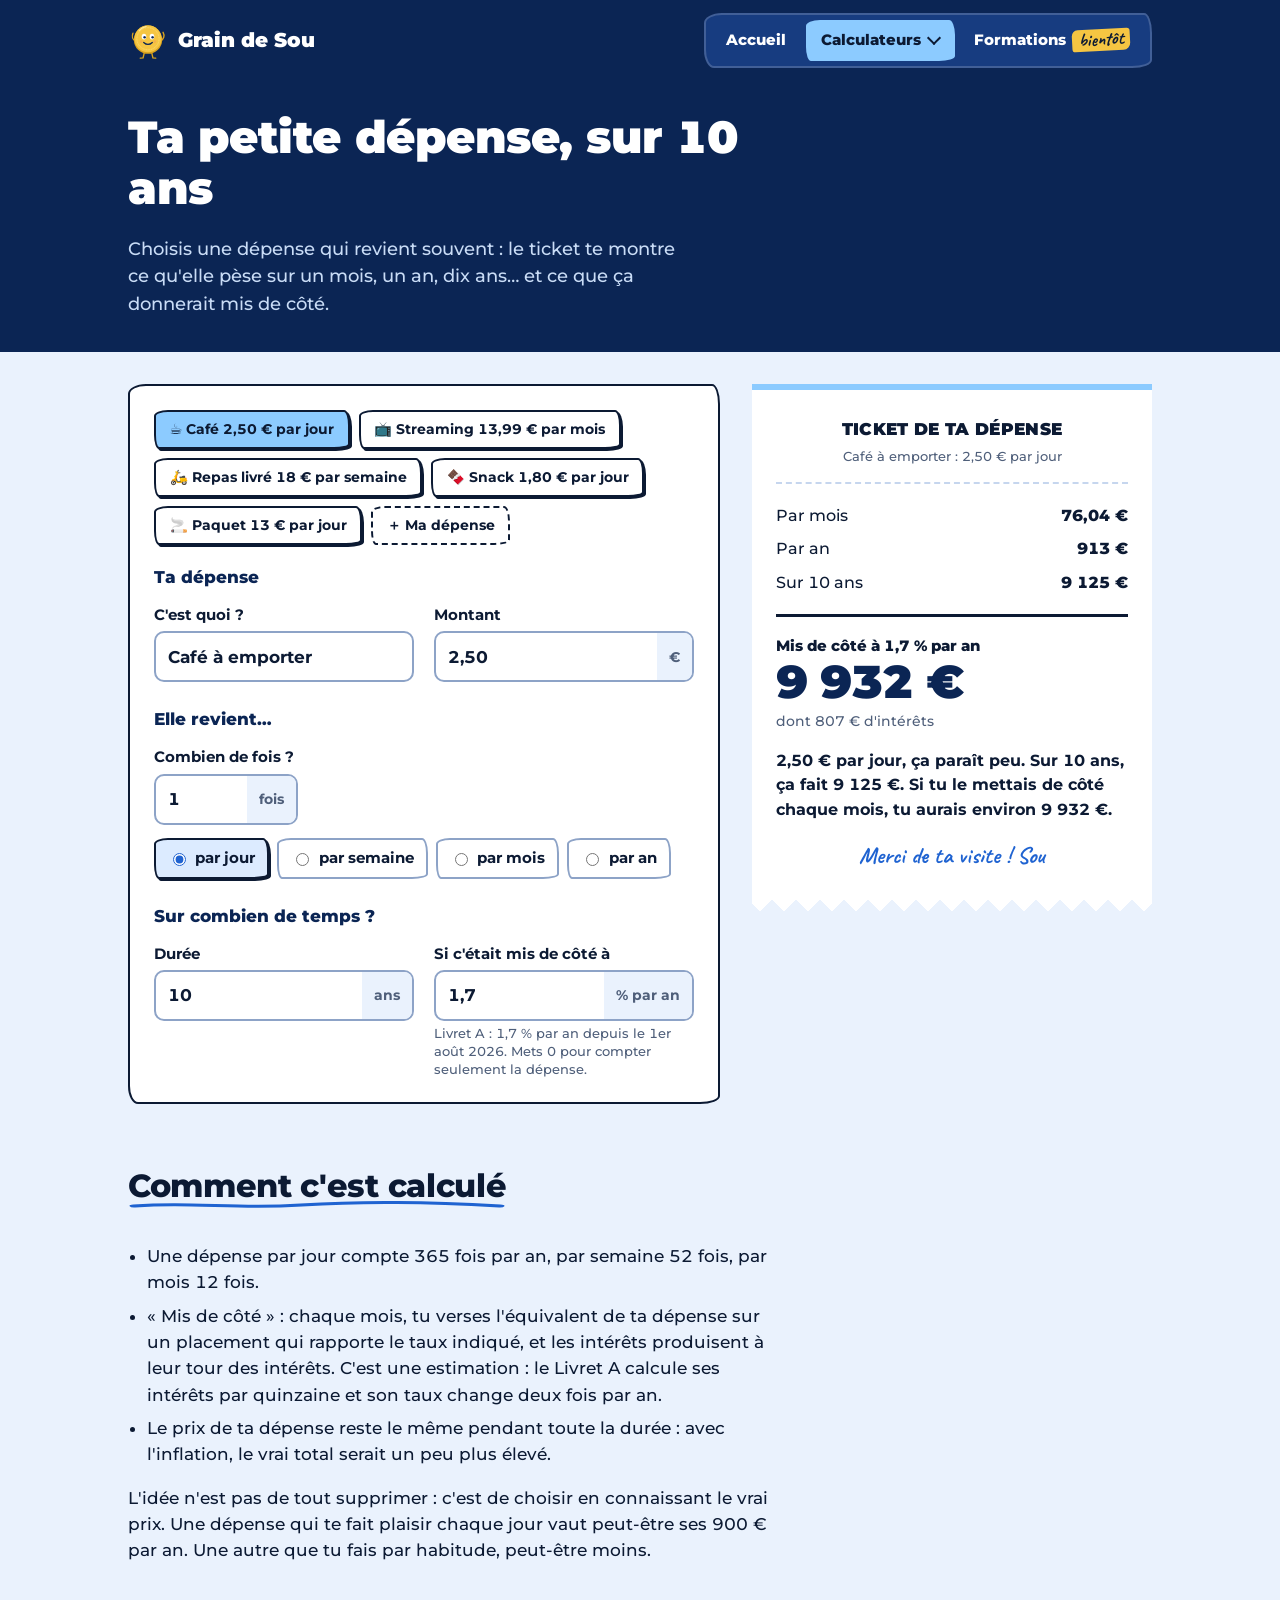
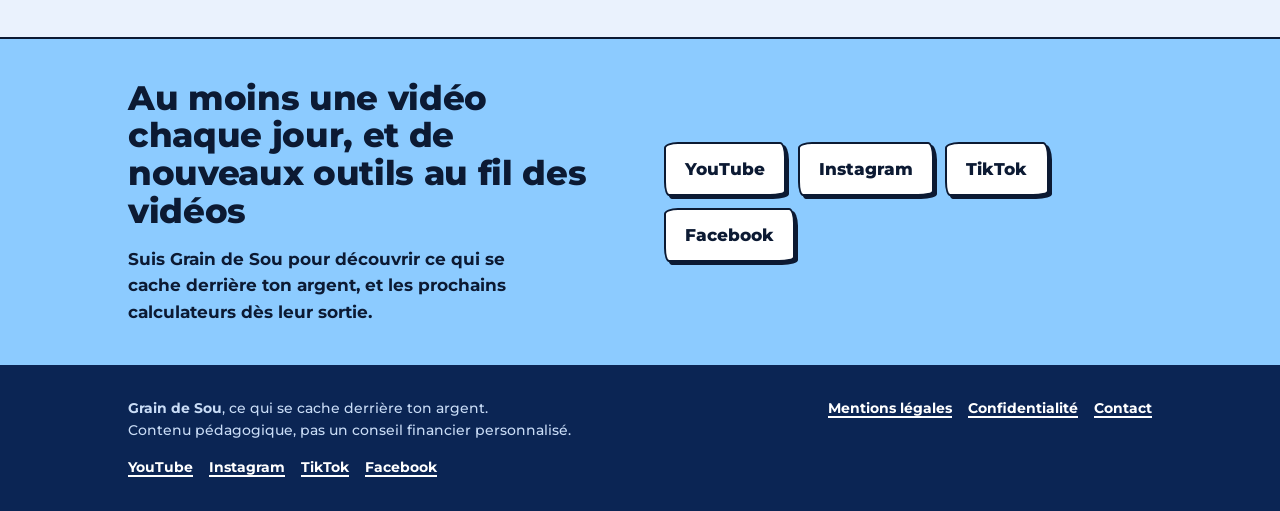
<file: petites-depenses/index.html>
<!DOCTYPE html>
<html lang="fr">
<head>
<meta charset="utf-8">
<meta name="viewport" content="width=device-width, initial-scale=1">
<title>Le vrai prix de tes petites dépenses | Grain de Sou</title>
<meta name="description" content="Un café par jour, un abonnement, un repas livré : calcule ce que ta petite dépense représente sur un mois, un an et dix ans.">
<link rel="canonical" href="https://graindesou.studiominute.fr/petites-depenses/">
<meta property="og:type" content="website">
<meta property="og:locale" content="fr_FR">
<meta property="og:site_name" content="Grain de Sou">
<meta property="og:title" content="Le vrai prix de tes petites dépenses | Grain de Sou">
<meta property="og:description" content="Un café par jour, un abonnement, un repas livré : calcule ce que ta petite dépense représente sur un mois, un an et dix ans.">
<meta property="og:url" content="https://graindesou.studiominute.fr/petites-depenses/">
<meta name="theme-color" content="#0B2554">
<link rel="icon" href="../assets/sou.svg" type="image/svg+xml">
<link rel="preload" href="../assets/fonts/montserrat-latin-900-normal.woff2" as="font" type="font/woff2" crossorigin>
<link rel="preload" href="../assets/fonts/caveat-latin-700-normal.woff2" as="font" type="font/woff2" crossorigin>
<link rel="stylesheet" href="../assets/style.css?v=7c828aec">
</head>
<body>
<header class="entete">
  <div class="cadre entete-barre">
    <a class="marque" href="../"><img src="../assets/sou.svg" alt="" width="40" height="40">Grain de Sou</a>
    <button class="menu-bouton" type="button" aria-expanded="false" aria-controls="menu">Menu</button>
    <nav class="menu" id="menu" aria-label="Menu principal">
      <a class="onglet" href="../">Accueil</a>
      <details class="deroulant">
        <summary class="onglet actif">Calculateurs</summary>
        <ul>
          <li><a href="../petites-depenses/" aria-current="page"><strong>Petites dépenses</strong><span>Le vrai prix d'une dépense qui revient</span></a></li>
          <li><a href="../budget/"><strong>Budget 50/30/20</strong><span>La part de ton salaire pour chaque poste</span></a></li>
          <li><a href="../sci-ir-ou-is/"><strong>SCI à l'IR ou à l'IS</strong><span>Les impôts des deux options, revente comprise</span></a></li>
        </ul>
      </details>
      <a class="onglet" href="../formations/">Formations <span class="badge">bientôt</span></a>
    </nav>
  </div>
</header>
<main>
<section class="outil-haut"><div class="cadre">
  <h1>Ta petite dépense, sur 10 ans</h1>
  <p>Choisis une dépense qui revient souvent : le ticket te montre ce qu'elle pèse sur un mois, un an, dix ans… et ce que ça donnerait mis de côté.</p>
</div></section>
<div class="cadre atelier">
  <form class="saisie" id="form-depenses">
    <div class="raccourcis" aria-label="Exemples">
      <button type="button" data-quoi="Café à emporter" data-montant="2,50" data-frequence="jour" aria-pressed="true">☕ Café 2,50 € par jour</button>
      <button type="button" data-quoi="Abonnement streaming" data-montant="13,99" data-frequence="mois" aria-pressed="false">📺 Streaming 13,99 € par mois</button>
      <button type="button" data-quoi="Repas livré" data-montant="18" data-frequence="semaine" aria-pressed="false">🛵 Repas livré 18 € par semaine</button>
      <button type="button" data-quoi="Snack au distributeur" data-montant="1,80" data-frequence="jour" aria-pressed="false">🍫 Snack 1,80 € par jour</button>
      <button type="button" data-quoi="Paquet de cigarettes" data-montant="13" data-frequence="jour" aria-pressed="false">🚬 Paquet 13 € par jour</button>
      <button type="button" class="ajout" data-perso="1" aria-pressed="false">＋ Ma dépense</button>
    </div>
    <fieldset>
      <legend>Ta dépense</legend>
      <div class="champs">
        <div class="champ"><label for="quoi">C'est quoi ?</label><input class="seul" id="quoi" type="text" value="Café à emporter" maxlength="40"></div>
        <div class="champ"><label for="montant">Montant</label><div class="unite"><input id="montant" inputmode="decimal" value="2,50"><span>€</span></div></div>
      </div>
    </fieldset>
    <fieldset>
      <legend>Elle revient…</legend>
      <div class="frequence">
        <div class="champ"><label for="fois">Combien de fois ?</label><div class="unite petite"><input id="fois" inputmode="numeric" value="1"><span>fois</span></div></div>
        <div class="choix" role="radiogroup" aria-label="Par période">
          <label><input type="radio" name="frequence" value="jour" checked> par jour</label>
          <label><input type="radio" name="frequence" value="semaine"> par semaine</label>
          <label><input type="radio" name="frequence" value="mois"> par mois</label>
          <label><input type="radio" name="frequence" value="an"> par an</label>
        </div>
      </div>
    </fieldset>
    <fieldset>
      <legend>Sur combien de temps ?</legend>
      <div class="champs">
        <div class="champ"><label for="annees">Durée</label><div class="unite"><input id="annees" inputmode="numeric" value="10"><span>ans</span></div></div>
        <div class="champ"><label for="taux">Si c'était mis de côté à</label><div class="unite"><input id="taux" inputmode="decimal" value="1,7"><span>% par an</span></div>
          <span class="aide">Livret A : 1,7 % par an depuis le 1er août 2026. Mets 0 pour compter seulement la dépense.</span></div>
      </div>
    </fieldset>
  </form>

  <aside class="ticket" aria-live="polite" aria-label="Résultat">
    <div class="ticket-tete"><strong>TICKET DE TA DÉPENSE</strong><span id="t-quoi"></span></div>
    <div class="ligne"><span>Par mois</span><b id="t-mois"></b></div>
    <div class="ligne"><span>Par an</span><b id="t-an"></b></div>
    <div class="ligne"><span id="t-annees-label">Sur 10 ans</span><b id="t-total"></b></div>
    <div class="total">
      <span class="etiquette" id="t-place-label"></span>
      <span class="montant" id="t-place"></span>
      <span class="petit" id="t-interets"></span>
    </div>
    <p class="phrase" id="t-phrase"></p>
    <p class="pied main">Merci de ta visite ! Sou</p>
  </aside>
</div>
<section class="cadre explications"><div class="lecture">
  <h2>Comment c'est calculé</h2>
  <ul>
    <li>Une dépense par jour compte 365 fois par an, par semaine 52 fois, par mois 12 fois.</li>
    <li>« Mis de côté » : chaque mois, tu verses l'équivalent de ta dépense sur un placement qui rapporte le taux indiqué, et les intérêts produisent à leur tour des intérêts. C'est une estimation : le Livret A calcule ses intérêts par quinzaine et son taux change deux fois par an.</li>
    <li>Le prix de ta dépense reste le même pendant toute la durée : avec l'inflation, le vrai total serait un peu plus élevé.</li>
  </ul>
  <p>L'idée n'est pas de tout supprimer : c'est de choisir en connaissant le vrai prix. Une dépense qui te fait plaisir chaque jour vaut peut-être ses 900 € par an. Une autre que tu fais par habitude, peut-être moins.</p>
</div></section>
<section class="inscription" aria-labelledby="titre-suivre">
  <div class="cadre">
    <div>
      <h2 id="titre-suivre">Au moins une vidéo chaque jour, et de nouveaux outils au fil des vidéos</h2>
      <p class="promesse">Suis Grain de Sou pour découvrir ce qui se cache derrière ton argent, et les prochains calculateurs dès leur sortie.</p>
    </div>
    <nav class="liens-reseaux" aria-label="Grain de Sou sur les réseaux"><a class="bouton secondaire" href="https://www.youtube.com/@graindesou" rel="noopener">YouTube</a><a class="bouton secondaire" href="https://www.instagram.com/graindesou" rel="noopener">Instagram</a><a class="bouton secondaire" href="https://www.tiktok.com/@graindesou" rel="noopener">TikTok</a><a class="bouton secondaire" href="https://www.facebook.com/profile.php?id=1434997603028314" rel="noopener">Facebook</a></nav>
  </div>
</section>
</main>
<footer class="pied-page">
  <div class="cadre">
    <div>
      <p><strong>Grain de Sou</strong>, ce qui se cache derrière ton argent.<br>Contenu pédagogique, pas un conseil financier personnalisé.</p>
      <nav aria-label="Réseaux"><a href="https://www.youtube.com/@graindesou" rel="noopener">YouTube</a> <a href="https://www.instagram.com/graindesou" rel="noopener">Instagram</a> <a href="https://www.tiktok.com/@graindesou" rel="noopener">TikTok</a> <a href="https://www.facebook.com/profile.php?id=1434997603028314" rel="noopener">Facebook</a></nav>
    </div>
    <nav aria-label="Informations">
      <a href="../mentions-legales/">Mentions légales</a>
      <a href="../confidentialite/">Confidentialité</a>
      <a href="mailto:graindesou@studiominute.fr">Contact</a>
    </nav>
  </div>
</footer>
<script src="../assets/commun.js?v=61af276d"></script>
<script src="../assets/petites-depenses.js?v=7ea7d8f9"></script>
</body>
</html>
</file>
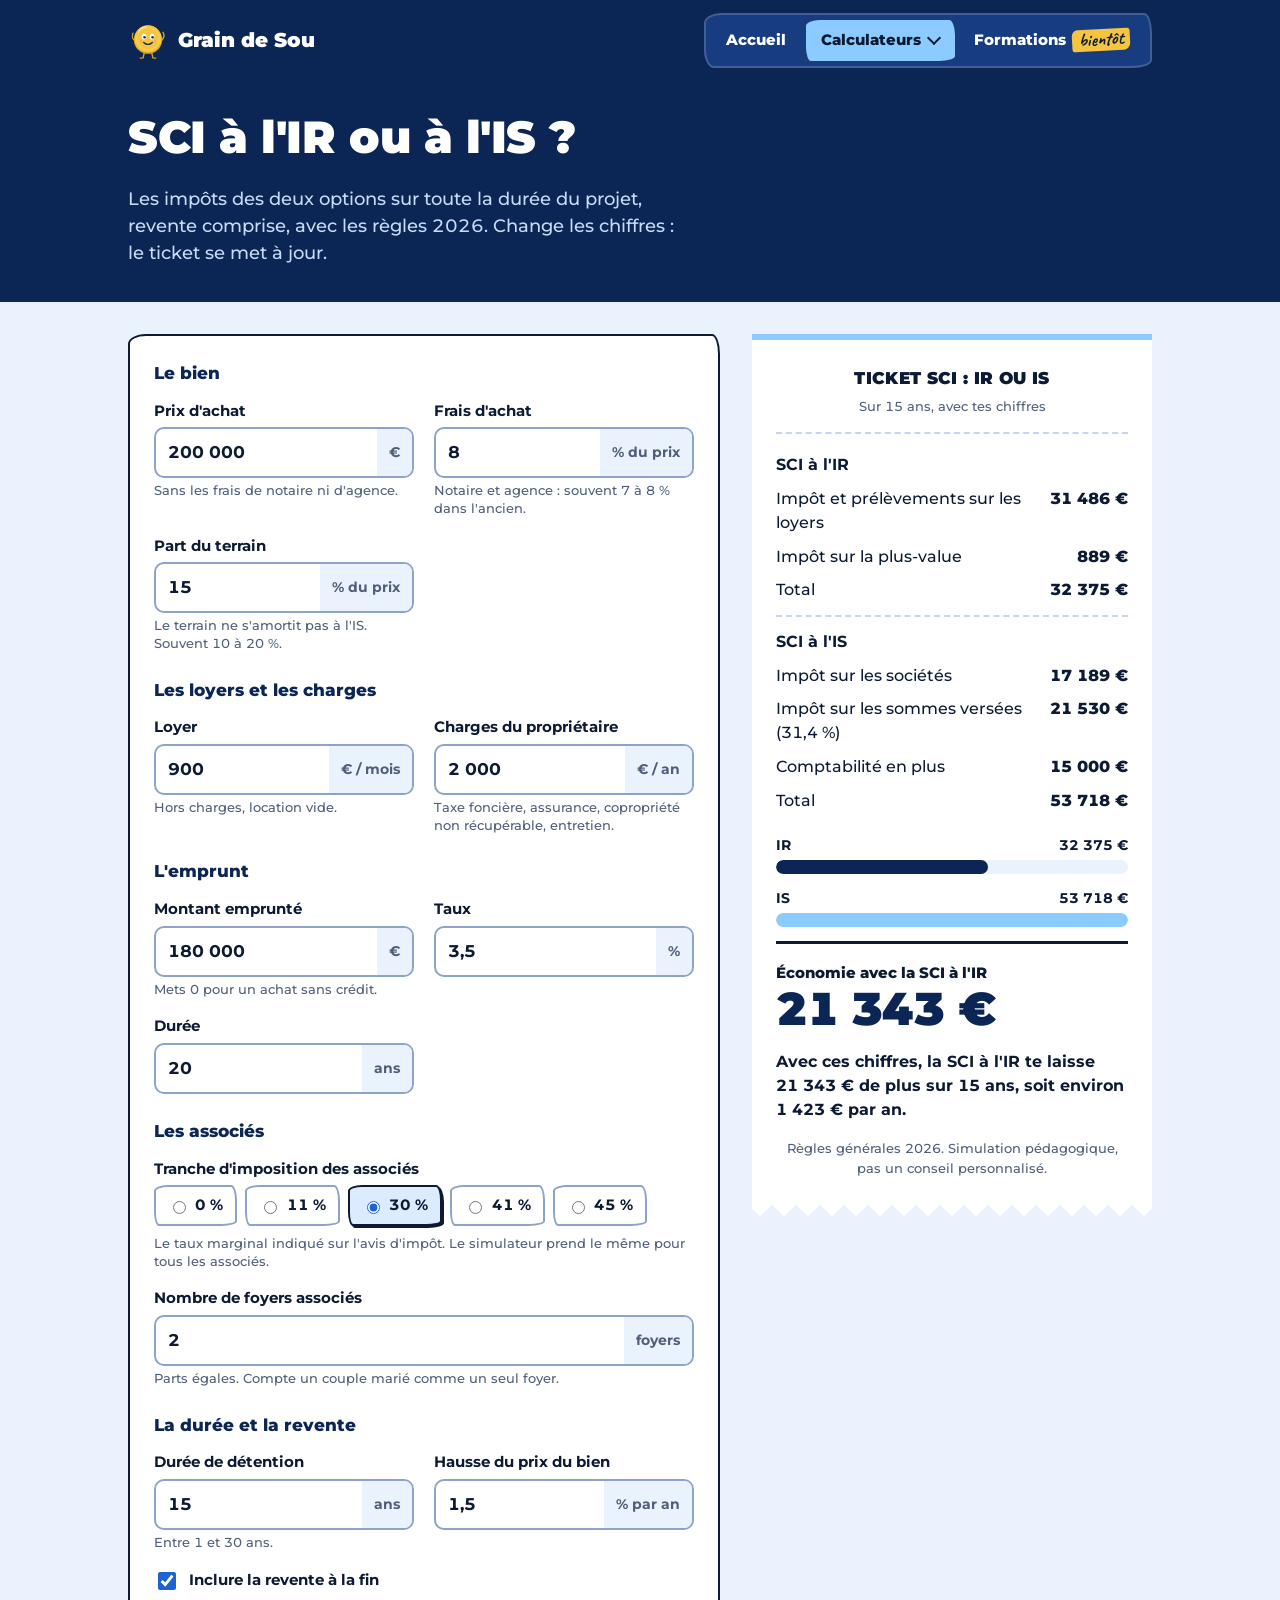
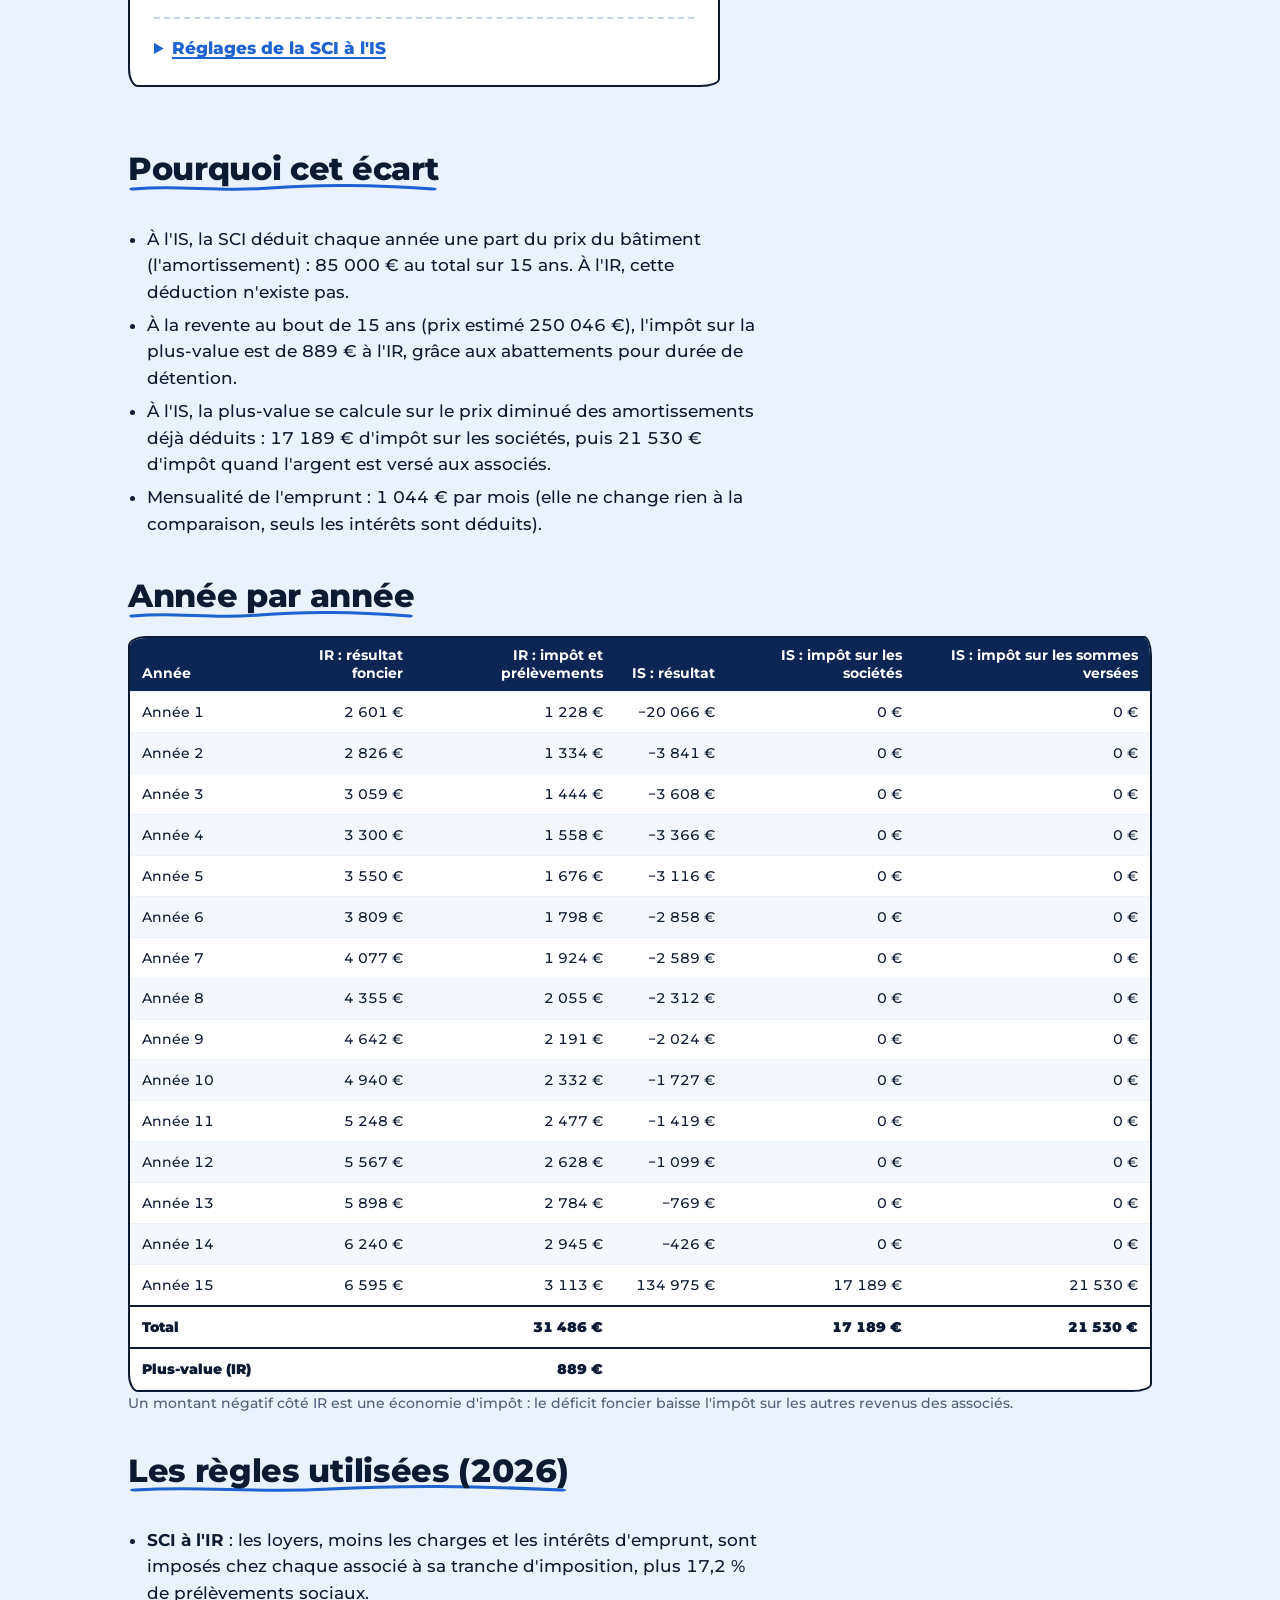
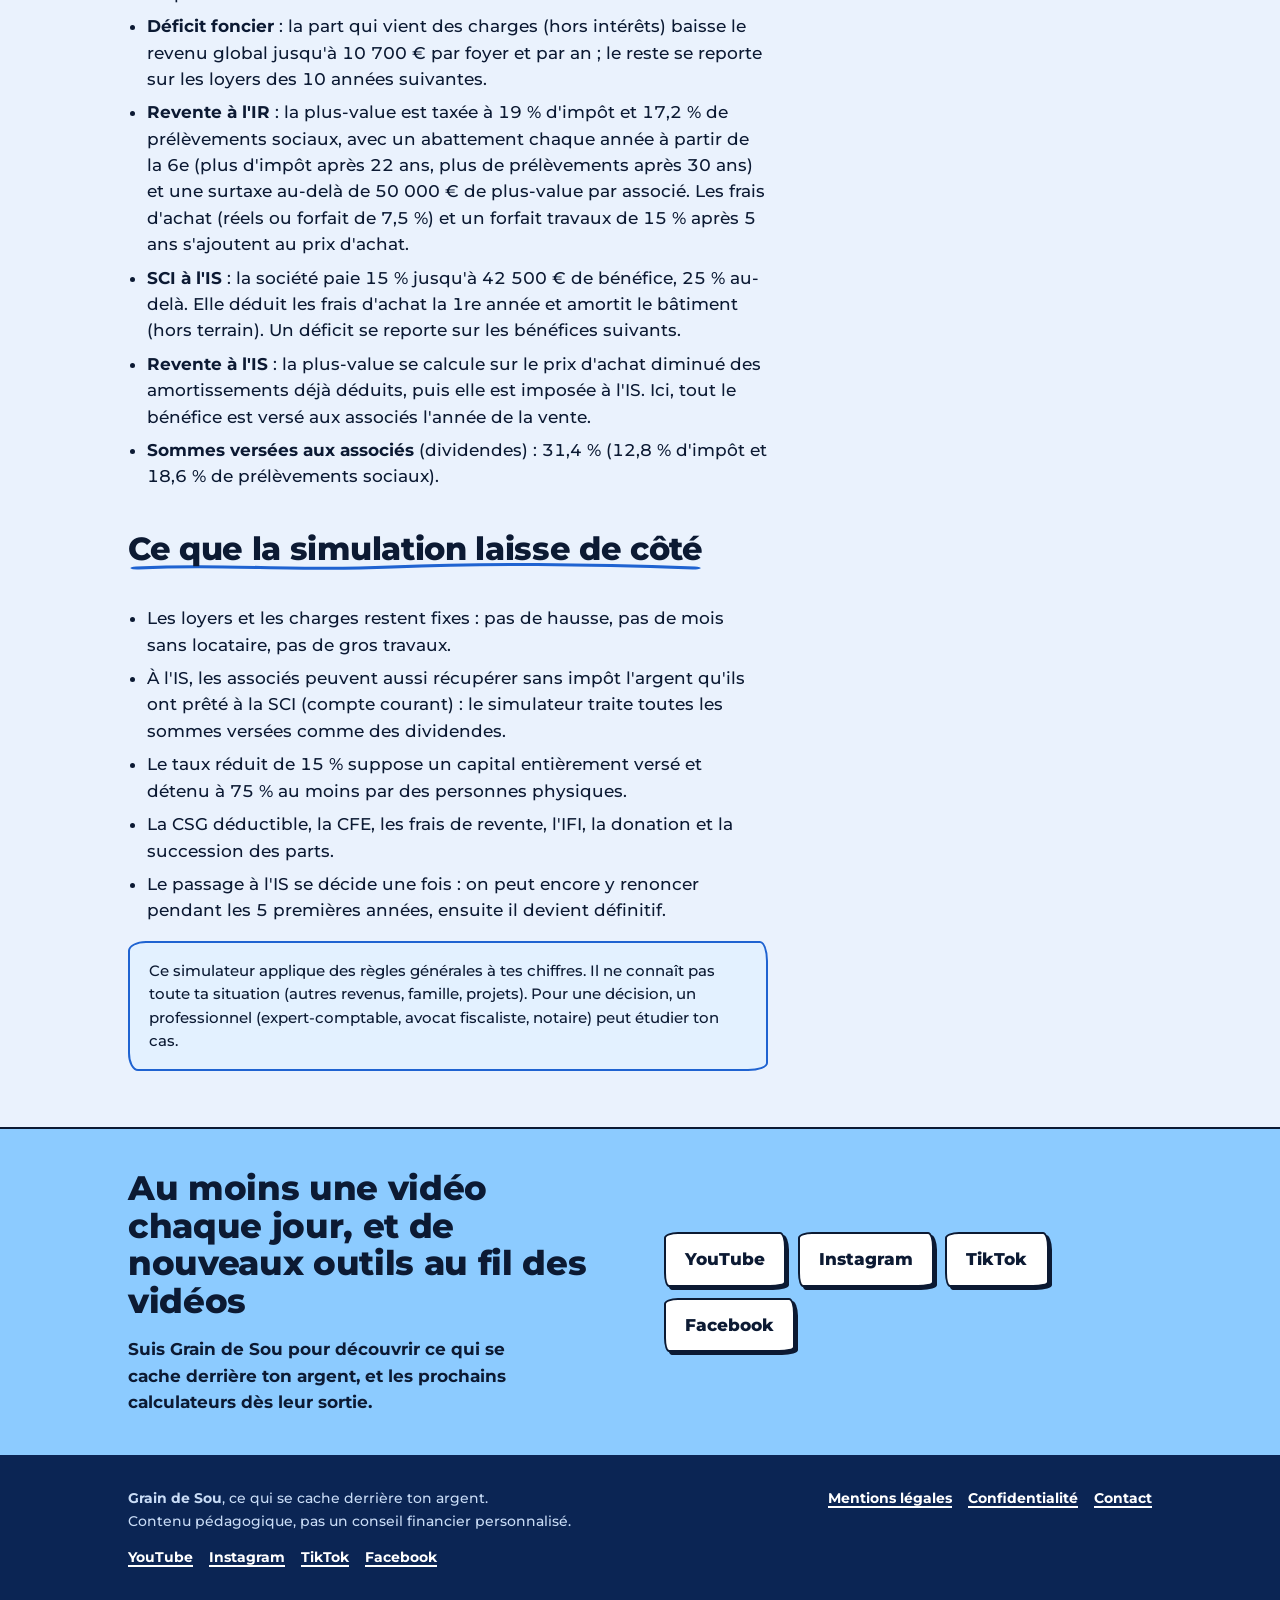
<file: sci-ir-ou-is/index.html>
<!DOCTYPE html>
<html lang="fr">
<head>
<meta charset="utf-8">
<meta name="viewport" content="width=device-width, initial-scale=1">
<title>SCI à l'IR ou à l'IS : le comparatif 2026 | Grain de Sou</title>
<meta name="description" content="Compare les impôts d'une SCI à l'impôt sur le revenu et d'une SCI à l'impôt sur les sociétés, année par année et à la revente, avec les règles 2026.">
<link rel="canonical" href="https://graindesou.studiominute.fr/sci-ir-ou-is/">
<meta property="og:type" content="website">
<meta property="og:locale" content="fr_FR">
<meta property="og:site_name" content="Grain de Sou">
<meta property="og:title" content="SCI à l'IR ou à l'IS : le comparatif 2026 | Grain de Sou">
<meta property="og:description" content="Compare les impôts d'une SCI à l'impôt sur le revenu et d'une SCI à l'impôt sur les sociétés, année par année et à la revente, avec les règles 2026.">
<meta property="og:url" content="https://graindesou.studiominute.fr/sci-ir-ou-is/">
<meta name="theme-color" content="#0B2554">
<link rel="icon" href="../assets/sou.svg" type="image/svg+xml">
<link rel="preload" href="../assets/fonts/montserrat-latin-900-normal.woff2" as="font" type="font/woff2" crossorigin>
<link rel="preload" href="../assets/fonts/caveat-latin-700-normal.woff2" as="font" type="font/woff2" crossorigin>
<link rel="stylesheet" href="../assets/style.css?v=7c828aec">
</head>
<body>
<header class="entete">
  <div class="cadre entete-barre">
    <a class="marque" href="../"><img src="../assets/sou.svg" alt="" width="40" height="40">Grain de Sou</a>
    <button class="menu-bouton" type="button" aria-expanded="false" aria-controls="menu">Menu</button>
    <nav class="menu" id="menu" aria-label="Menu principal">
      <a class="onglet" href="../">Accueil</a>
      <details class="deroulant">
        <summary class="onglet actif">Calculateurs</summary>
        <ul>
          <li><a href="../petites-depenses/"><strong>Petites dépenses</strong><span>Le vrai prix d'une dépense qui revient</span></a></li>
          <li><a href="../budget/"><strong>Budget 50/30/20</strong><span>La part de ton salaire pour chaque poste</span></a></li>
          <li><a href="../sci-ir-ou-is/" aria-current="page"><strong>SCI à l'IR ou à l'IS</strong><span>Les impôts des deux options, revente comprise</span></a></li>
        </ul>
      </details>
      <a class="onglet" href="../formations/">Formations <span class="badge">bientôt</span></a>
    </nav>
  </div>
</header>
<main>
<section class="outil-haut"><div class="cadre">
  <h1>SCI à l'IR ou à l'IS ?</h1>
  <p>Les impôts des deux options sur toute la durée du projet, revente comprise, avec les règles 2026. Change les chiffres : le ticket se met à jour.</p>
</div></section>
<div class="cadre atelier">
  <form class="saisie" id="form-sci">
    <fieldset>
      <legend>Le bien</legend>
      <div class="champs">
        <div class="champ"><label for="prix">Prix d'achat</label><div class="unite"><input id="prix" inputmode="decimal" value="200 000"><span>€</span></div><span class="aide">Sans les frais de notaire ni d'agence.</span></div>
        <div class="champ"><label for="frais">Frais d'achat</label><div class="unite"><input id="frais" inputmode="decimal" value="8"><span>% du prix</span></div><span class="aide">Notaire et agence : souvent 7 à 8 % dans l'ancien.</span></div>
        <div class="champ"><label for="terrain">Part du terrain</label><div class="unite"><input id="terrain" inputmode="decimal" value="15"><span>% du prix</span></div><span class="aide">Le terrain ne s'amortit pas à l'IS. Souvent 10 à 20 %.</span></div>
      </div>
    </fieldset>
    <fieldset>
      <legend>Les loyers et les charges</legend>
      <div class="champs">
        <div class="champ"><label for="loyer">Loyer</label><div class="unite"><input id="loyer" inputmode="decimal" value="900"><span>€ / mois</span></div><span class="aide">Hors charges, location vide.</span></div>
        <div class="champ"><label for="charges">Charges du propriétaire</label><div class="unite"><input id="charges" inputmode="decimal" value="2 000"><span>€ / an</span></div><span class="aide">Taxe foncière, assurance, copropriété non récupérable, entretien.</span></div>
      </div>
    </fieldset>
    <fieldset>
      <legend>L'emprunt</legend>
      <div class="champs">
        <div class="champ"><label for="emprunt">Montant emprunté</label><div class="unite"><input id="emprunt" inputmode="decimal" value="180 000"><span>€</span></div><span class="aide">Mets 0 pour un achat sans crédit.</span></div>
        <div class="champ"><label for="taux">Taux</label><div class="unite"><input id="taux" inputmode="decimal" value="3,5"><span>%</span></div></div>
        <div class="champ"><label for="duree-emprunt">Durée</label><div class="unite"><input id="duree-emprunt" inputmode="decimal" value="20"><span>ans</span></div></div>
      </div>
    </fieldset>
    <fieldset>
      <legend>Les associés</legend>
      <div class="champ" style="margin-bottom:1rem"><span class="titre" id="tmi-titre">Tranche d'imposition des associés</span>
        <div class="choix" role="radiogroup" aria-labelledby="tmi-titre"><label><input type="radio" name="tmi" value="0"> 0 %</label><label><input type="radio" name="tmi" value="11"> 11 %</label><label><input type="radio" name="tmi" value="30" checked> 30 %</label><label><input type="radio" name="tmi" value="41"> 41 %</label><label><input type="radio" name="tmi" value="45"> 45 %</label></div>
        <span class="aide">Le taux marginal indiqué sur l'avis d'impôt. Le simulateur prend le même pour tous les associés.</span></div>
      <div class="champs"><div class="champ"><label for="associes">Nombre de foyers associés</label><div class="unite"><input id="associes" inputmode="decimal" value="2"><span>foyers</span></div><span class="aide">Parts égales. Compte un couple marié comme un seul foyer.</span></div></div>
    </fieldset>
    <fieldset>
      <legend>La durée et la revente</legend>
      <div class="champs">
        <div class="champ"><label for="duree">Durée de détention</label><div class="unite"><input id="duree" inputmode="decimal" value="15"><span>ans</span></div><span class="aide">Entre 1 et 30 ans.</span></div>
        <div class="champ"><label for="hausse">Hausse du prix du bien</label><div class="unite"><input id="hausse" inputmode="decimal" value="1,5"><span>% par an</span></div></div>
      </div>
      <label class="case" style="margin-top:1rem"><input type="checkbox" id="revente" checked> Inclure la revente à la fin</label>
    </fieldset>
    <details class="plus">
      <summary>Réglages de la SCI à l'IS</summary>
      <div class="champs">
        <div class="champ"><label for="amort">Durée d'amortissement du bâtiment</label><div class="unite"><input id="amort" inputmode="decimal" value="30"><span>ans</span></div><span class="aide">Souvent entre 25 et 40 ans.</span></div>
        <div class="champ"><label for="compta">Comptabilité en plus à l'IS</label><div class="unite"><input id="compta" inputmode="decimal" value="1 000"><span>€ / an</span></div><span class="aide">Bilan et liasse fiscale, souvent confiés à un expert-comptable.</span></div>
      </div>
      <label class="case" style="margin-top:1rem"><input type="checkbox" id="verser" checked> Les bénéfices sont versés aux associés chaque année</label>
    </details>
  </form>

  <aside class="ticket" aria-live="polite" aria-label="Résultat">
    <div class="ticket-tete"><strong>TICKET SCI : IR OU IS</strong><span id="t-duree"></span></div>
    <div class="ligne"><span><strong>SCI à l'IR</strong></span><b></b></div>
    <div class="ligne"><span>Impôt et prélèvements sur les loyers</span><b id="t-ir-annuel"></b></div>
    <div class="ligne"><span>Impôt sur la plus-value</span><b id="t-ir-pv"></b></div>
    <div class="ligne"><span>Total</span><b id="t-ir-total"></b></div>
    <div class="ligne sep"><span><strong>SCI à l'IS</strong></span><b></b></div>
    <div class="ligne"><span>Impôt sur les sociétés</span><b id="t-is-impot"></b></div>
    <div class="ligne"><span>Impôt sur les sommes versées (31,4 %)</span><b id="t-is-pfu"></b></div>
    <div class="ligne"><span>Comptabilité en plus</span><b id="t-is-compta"></b></div>
    <div class="ligne"><span>Total</span><b id="t-is-total"></b></div>
    <div class="barres">
      <div class="barre"><div class="haut"><span>IR</span><span id="b-ir-val"></span></div><div class="piste"><div class="rempli" id="b-ir"></div></div></div>
      <div class="barre"><div class="haut"><span>IS</span><span id="b-is-val"></span></div><div class="piste"><div class="rempli or" id="b-is"></div></div></div>
    </div>
    <div class="total"><span class="etiquette" id="t-ecart-etiquette"></span><span class="montant" id="t-ecart"></span></div>
    <p class="phrase" id="t-phrase"></p>
    <p class="pied">Règles générales 2026. Simulation pédagogique, pas un conseil personnalisé.</p>
  </aside>
</div>
<section class="cadre explications">
  <div class="lecture">
    <h2>Pourquoi cet écart</h2>
    <ul id="pourquoi"></ul>
  </div>
  <h2>Année par année</h2>
  <div class="tableau-defile">
    <table id="tableau-sci">
      <caption class="visually-hidden">Résultat et impôts de la SCI année par année, à l'IR et à l'IS</caption>
      <thead><tr><th>Année</th><th>IR : résultat foncier</th><th>IR : impôt et prélèvements</th><th>IS : résultat</th><th>IS : impôt sur les sociétés</th><th>IS : impôt sur les sommes versées</th></tr></thead>
      <tbody></tbody>
      <tfoot></tfoot>
    </table>
  </div>
  <p class="petit">Un montant négatif côté IR est une économie d'impôt : le déficit foncier baisse l'impôt sur les autres revenus des associés.</p>
  <div class="lecture">
    <h2>Les règles utilisées (2026)</h2>
    <ul>
      <li><strong>SCI à l'IR</strong> : les loyers, moins les charges et les intérêts d'emprunt, sont imposés chez chaque associé à sa tranche d'imposition, plus 17,2 % de prélèvements sociaux.</li>
      <li><strong>Déficit foncier</strong> : la part qui vient des charges (hors intérêts) baisse le revenu global jusqu'à 10 700 € par foyer et par an ; le reste se reporte sur les loyers des 10 années suivantes.</li>
      <li id="bloc-revente"><strong>Revente à l'IR</strong> : la plus-value est taxée à 19 % d'impôt et 17,2 % de prélèvements sociaux, avec un abattement chaque année à partir de la 6e (plus d'impôt après 22 ans, plus de prélèvements après 30 ans) et une surtaxe au-delà de 50 000 € de plus-value par associé. Les frais d'achat (réels ou forfait de 7,5 %) et un forfait travaux de 15 % après 5 ans s'ajoutent au prix d'achat.</li>
      <li><strong>SCI à l'IS</strong> : la société paie 15 % jusqu'à 42 500 € de bénéfice, 25 % au-delà. Elle déduit les frais d'achat la 1re année et amortit le bâtiment (hors terrain). Un déficit se reporte sur les bénéfices suivants.</li>
      <li><strong>Revente à l'IS</strong> : la plus-value se calcule sur le prix d'achat diminué des amortissements déjà déduits, puis elle est imposée à l'IS. Ici, tout le bénéfice est versé aux associés l'année de la vente.</li>
      <li><strong>Sommes versées aux associés</strong> (dividendes) : 31,4 % (12,8 % d'impôt et 18,6 % de prélèvements sociaux).</li>
    </ul>
    <h2>Ce que la simulation laisse de côté</h2>
    <ul>
      <li>Les loyers et les charges restent fixes : pas de hausse, pas de mois sans locataire, pas de gros travaux.</li>
      <li>À l'IS, les associés peuvent aussi récupérer sans impôt l'argent qu'ils ont prêté à la SCI (compte courant) : le simulateur traite toutes les sommes versées comme des dividendes.</li>
      <li>Le taux réduit de 15 % suppose un capital entièrement versé et détenu à 75 % au moins par des personnes physiques.</li>
      <li>La CSG déductible, la CFE, les frais de revente, l'IFI, la donation et la succession des parts.</li>
      <li>Le passage à l'IS se décide une fois : on peut encore y renoncer pendant les 5 premières années, ensuite il devient définitif.</li>
    </ul>
    <div class="avertissement">
      <p>Ce simulateur applique des règles générales à tes chiffres. Il ne connaît pas toute ta situation (autres revenus, famille, projets). Pour une décision, un professionnel (expert-comptable, avocat fiscaliste, notaire) peut étudier ton cas.</p>
    </div>
  </div>
</section>
<section class="inscription" aria-labelledby="titre-suivre">
  <div class="cadre">
    <div>
      <h2 id="titre-suivre">Au moins une vidéo chaque jour, et de nouveaux outils au fil des vidéos</h2>
      <p class="promesse">Suis Grain de Sou pour découvrir ce qui se cache derrière ton argent, et les prochains calculateurs dès leur sortie.</p>
    </div>
    <nav class="liens-reseaux" aria-label="Grain de Sou sur les réseaux"><a class="bouton secondaire" href="https://www.youtube.com/@graindesou" rel="noopener">YouTube</a><a class="bouton secondaire" href="https://www.instagram.com/graindesou" rel="noopener">Instagram</a><a class="bouton secondaire" href="https://www.tiktok.com/@graindesou" rel="noopener">TikTok</a><a class="bouton secondaire" href="https://www.facebook.com/profile.php?id=1434997603028314" rel="noopener">Facebook</a></nav>
  </div>
</section>
</main>
<footer class="pied-page">
  <div class="cadre">
    <div>
      <p><strong>Grain de Sou</strong>, ce qui se cache derrière ton argent.<br>Contenu pédagogique, pas un conseil financier personnalisé.</p>
      <nav aria-label="Réseaux"><a href="https://www.youtube.com/@graindesou" rel="noopener">YouTube</a> <a href="https://www.instagram.com/graindesou" rel="noopener">Instagram</a> <a href="https://www.tiktok.com/@graindesou" rel="noopener">TikTok</a> <a href="https://www.facebook.com/profile.php?id=1434997603028314" rel="noopener">Facebook</a></nav>
    </div>
    <nav aria-label="Informations">
      <a href="../mentions-legales/">Mentions légales</a>
      <a href="../confidentialite/">Confidentialité</a>
      <a href="mailto:graindesou@studiominute.fr">Contact</a>
    </nav>
  </div>
</footer>
<script src="../assets/commun.js?v=61af276d"></script>
<script src="../assets/sci.js?v=b6138e5b"></script>
</body>
</html>
</file>
<file: assets/style.css>
/* Grain de Sou – feuille de style commune (palette « tout en bleus », style « fait main ») */

@font-face { font-family: "Montserrat"; font-weight: 500; font-display: swap; src: url("fonts/montserrat-latin-500-normal.woff2") format("woff2"); }
@font-face { font-family: "Montserrat"; font-weight: 700; font-display: swap; src: url("fonts/montserrat-latin-700-normal.woff2") format("woff2"); }
@font-face { font-family: "Montserrat"; font-weight: 800; font-display: swap; src: url("fonts/montserrat-latin-800-normal.woff2") format("woff2"); }
@font-face { font-family: "Montserrat"; font-weight: 900; font-display: swap; src: url("fonts/montserrat-latin-900-normal.woff2") format("woff2"); }
@font-face { font-family: "Caveat"; font-weight: 700; font-display: swap; src: url("fonts/caveat-latin-700-normal.woff2") format("woff2"); }

:root {
  /* Les noms historiques (vert, or, sauge) sont gardés : seules les valeurs ont changé le 16/11/2026 */
  --vert: #0B2554;          /* bleu marine : en-têtes, grands chiffres */
  --vert-2: #173C80;        /* bleu roi foncé : cadre du menu */
  --or: #8CCBFF;            /* bleu ciel : accent, bande du bas */
  --or-fonce: #1F63D1;      /* bleu vif : boutons */
  --sauge: #EAF2FD;         /* fond de page */
  --papier: #FFFFFF;
  --encre: #0C1A33;
  --gris: #4F5F7A;
  --trait: #C6D6EE;
  --champ: #8DA3C7;         /* contour des champs à remplir */
  --rouge: #B3361F;
  --vert-vif: #1F63D1;
  --piece: #F5C542;         /* or de la pièce Sou, pour les petites touches */
  --sur-fonce: #C9DCF6;
  --rang-pair: #F4F8FE;
  --choix-actif: #DCEBFF;
  --avert-fond: #E3F1FF;
  --texte-bande: var(--encre);
  /* Coins irréguliers, comme tracés à la main */
  --main-levee: 18px 8px 20px 10px / 10px 20px 8px 18px;
  --main-levee-bouton: 14px 6px 16px 5px / 6px 15px 5px 14px;
  --mesure: 40rem;
  --main: "Caveat", "Comic Sans MS", cursive;
}

* { box-sizing: border-box; }
html { -webkit-text-size-adjust: 100%; }
body {
  margin: 0;
  font-family: "Montserrat", system-ui, sans-serif;
  font-weight: 500;
  font-size: 1.0625rem;
  line-height: 1.55;
  color: var(--encre);
  background: var(--sauge);
  font-variant-numeric: tabular-nums;
  -webkit-font-smoothing: antialiased;
  -moz-osx-font-smoothing: grayscale;
  text-rendering: optimizeLegibility;
}
img, svg { display: block; max-width: 100%; }
a { color: var(--or-fonce); text-decoration-thickness: 2px; text-underline-offset: 3px; font-weight: 700; }
a:hover { color: var(--vert); }
:focus-visible { outline: 3px solid var(--piece); outline-offset: 3px; border-radius: 6px; }

h1, h2, h3 { line-height: 1.12; margin: 0 0 .5em; letter-spacing: -0.01em; }
h1 { font-weight: 900; font-size: clamp(2rem, 7vw, 3.4rem); }
h2 { font-weight: 800; font-size: clamp(1.45rem, 4.2vw, 2rem); }
h3 { font-weight: 800; font-size: 1.15rem; }
p { margin: 0 0 1em; }
.petit { font-size: .9rem; color: var(--gris); }

.cadre { width: min(100% - 2.5rem, 64rem); margin-inline: auto; }
.lecture { max-width: var(--mesure); }

/* Écriture manuscrite, pour les petites notes */
.note-main { font-family: var(--main); font-weight: 700; font-size: 1.75rem; line-height: 1; color: var(--or); margin: 0; transform: rotate(-4deg); }
.note-main.clair { display: inline-block; margin-bottom: .6rem; }

/* ---------- Boutons ---------- */
.bouton {
  display: inline-block; font: inherit; font-weight: 800; text-decoration: none; cursor: pointer;
  background: var(--or-fonce); color: #fff; border: 2.5px solid var(--encre);
  border-radius: var(--main-levee-bouton); padding: .75rem 1.2rem;
  box-shadow: 3px 3px 0 var(--encre); transition: transform .12s ease, box-shadow .12s ease;
}
.bouton:hover { color: #fff; transform: translate(-1px, -1px); box-shadow: 4px 4px 0 var(--encre); }
.bouton:active { transform: translate(2px, 2px); box-shadow: 1px 1px 0 var(--encre); }
.bouton.secondaire { background: #fff; color: var(--encre); }
.bouton[disabled] { opacity: .6; cursor: wait; }
.petit-bouton { padding: .55rem 1rem; font-size: .95rem; }

/* ---------- En-tête et menu ---------- */
.entete { background: var(--vert); color: #fff; position: relative; z-index: 20; }
.entete-barre { display: flex; align-items: center; justify-content: space-between; gap: 1rem; padding: .8rem 0; }
.marque { display: flex; align-items: center; gap: .6rem; color: #fff; text-decoration: none; font-weight: 900; font-size: 1.25rem; }
.marque:hover { color: var(--or); }
.marque img { width: 40px; height: 40px; }

.menu {
  display: flex; align-items: center; gap: .25rem;
  background: var(--vert-2); border: 2px solid rgba(255,255,255,.18);
  border-radius: var(--main-levee); padding: .3rem;
}
.onglet {
  display: inline-flex; align-items: center; gap: .4rem; cursor: pointer; list-style: none;
  color: #fff; text-decoration: none; font-weight: 800; font-size: .95rem;
  padding: .55rem .95rem; border-radius: var(--main-levee-bouton);
}
.onglet::-webkit-details-marker { display: none; }
.onglet:hover { background: rgba(255,255,255,.14); color: #fff; }
.onglet[aria-current="page"], .onglet.actif { background: var(--or); color: var(--encre); }
summary.onglet::after { content: ""; width: .5rem; height: .5rem; border-right: 2.5px solid currentColor; border-bottom: 2.5px solid currentColor; transform: translateY(-2px) rotate(45deg); margin-left: .15rem; }
details[open] > summary.onglet::after { transform: translateY(2px) rotate(-135deg); }
.badge { font-family: var(--main); font-size: 1.15rem; line-height: 1; background: var(--piece); color: var(--encre); padding: .05rem .4rem .15rem; border-radius: 6px 3px 7px 3px; transform: rotate(-3deg); }

.deroulant { position: relative; }
.deroulant ul {
  position: absolute; top: calc(100% + .6rem); left: 50%; translate: -50% 0; z-index: 30;
  list-style: none; margin: 0; padding: .5rem; width: min(22rem, 90vw);
  background: #fff; color: var(--encre); border: 2.5px solid var(--encre);
  border-radius: var(--main-levee); box-shadow: 5px 5px 0 var(--encre);
}
.deroulant li a { display: block; padding: .65rem .8rem; border-radius: 10px; text-decoration: none; color: var(--encre); font-weight: 500; }
.deroulant li a strong { display: block; font-weight: 800; }
.deroulant li a span { display: block; font-size: .85rem; color: var(--gris); }
.deroulant li a:hover, .deroulant li a[aria-current="page"] { background: var(--choix-actif); }

.menu-bouton {
  display: none; font: inherit; font-weight: 800; color: #fff; background: var(--vert-2);
  border: 2px solid rgba(255,255,255,.4); border-radius: var(--main-levee-bouton); padding: .5rem 1rem; cursor: pointer;
}
@media (max-width: 760px) {
  .menu-bouton { display: inline-block; }
  .menu { display: none; position: absolute; left: 1.25rem; right: 1.25rem; top: calc(100% - .2rem); flex-direction: column; align-items: stretch; padding: .5rem; box-shadow: 0 10px 24px rgba(0,0,0,.25); }
  .menu.ouvert { display: flex; }
  .onglet { display: flex; justify-content: space-between; }
  .deroulant ul { position: static; translate: none; width: auto; margin: .3rem 0; box-shadow: none; border-width: 2px; }
}

/* ---------- Accueil ---------- */
.accueil-haut { background: var(--vert); color: #fff; padding: 2.5rem 0 4.5rem; overflow: hidden; }
.accueil-haut .cadre { display: grid; grid-template-columns: 1.4fr 1fr; align-items: center; gap: 2rem; }
.accueil-haut h1 { color: #fff; max-width: 14ch; }
.accueil-haut p { color: var(--sur-fonce); font-size: 1.15rem; max-width: 34ch; }
.sou-zone { justify-self: center; display: grid; justify-items: center; gap: .3rem; }
.sou-geant { width: min(100%, 280px); }
.sou-zone .note-main { color: var(--or); font-size: 2rem; }
@media (prefers-reduced-motion: no-preference) {
  .sou-geant { animation: rebond 3.2s ease-in-out infinite; }
  @keyframes rebond { 0%,100% { transform: translateY(0); } 50% { transform: translateY(-10px); } }
}
@media (max-width: 700px) {
  .accueil-haut .cadre { grid-template-columns: 1fr; }
  .sou-zone { order: -1; justify-self: start; grid-template-columns: auto auto; align-items: center; gap: 1rem; }
  .sou-geant { width: 120px; }
  .sou-zone .note-main { font-size: 1.6rem; }
}

.outils { margin-top: -2.5rem; display: grid; gap: 1.1rem; }
.outil-ligne {
  display: grid; grid-template-columns: 1fr auto; gap: .9rem 2rem; align-items: center;
  background: var(--papier); padding: 1.4rem 1.6rem; text-decoration: none; color: var(--encre); font-weight: 500;
  border: 2.5px solid var(--encre); border-radius: var(--main-levee); box-shadow: 5px 5px 0 var(--encre);
  transition: transform .12s ease, box-shadow .12s ease;
}
.outil-ligne:hover { color: var(--encre); transform: translate(-2px, -2px); box-shadow: 7px 7px 0 var(--encre); }
.outil-ligne:active { transform: translate(2px, 2px); box-shadow: 2px 2px 0 var(--encre); }
.outil-ligne h2 { font-size: 1.35rem; margin-bottom: .25rem; }
.outil-ligne p { margin: 0; color: var(--gris); }
.outil-ligne .apercu {
  font-weight: 800; background: var(--sauge); border: 2px dashed var(--champ); border-radius: var(--main-levee-bouton);
  padding: .7rem 1rem; text-align: right; min-width: 13rem; line-height: 1.3;
}
.apercu small { display: block; font-weight: 600; color: var(--gris); font-size: .8rem; }
.apercu b { font-size: 1.3rem; font-weight: 900; color: var(--vert); }
.outil-ligne .bouton { grid-column: 1 / -1; justify-self: start; }
.outil-ligne.bientot { background: transparent; border-style: dashed; box-shadow: none; }
.outil-ligne.bientot:hover { background: #fff; box-shadow: 5px 5px 0 var(--encre); }
@media (max-width: 640px) { .outil-ligne { grid-template-columns: 1fr; } .outil-ligne .apercu { text-align: left; min-width: 0; } }

/* ---------- Pages outil ---------- */
.outil-haut { background: var(--vert); color: #fff; padding: 2rem 0 2.2rem; }
.outil-haut h1 { color: #fff; font-size: clamp(1.8rem, 6vw, 2.8rem); max-width: 22ch; }
.outil-haut p { color: var(--sur-fonce); max-width: 46ch; margin: 0; font-size: 1.1rem; }
.outil-haut .note-main { color: var(--or); }

.atelier { display: grid; grid-template-columns: minmax(0, 1fr) minmax(0, 25rem); gap: 2rem; align-items: start; padding: 2rem 0 1rem; }
@media (max-width: 860px) { .atelier { grid-template-columns: 1fr; } }

.saisie { background: #fff; padding: 1.5rem; border: 2.5px solid var(--encre); border-radius: var(--main-levee); }
.saisie fieldset { border: 0; padding: 0; margin: 0 0 1.5rem; }
.saisie fieldset:last-child { margin-bottom: 0; }
.saisie legend { font-weight: 800; font-size: 1.05rem; padding: 0; margin-bottom: .8rem; color: var(--vert); }
.champs { display: grid; grid-template-columns: repeat(auto-fit, minmax(13rem, 1fr)); gap: 1rem 1.2rem; }
.champ label, .champ .titre { display: block; font-weight: 700; font-size: .95rem; margin-bottom: .3rem; }
.champ .aide { display: block; font-size: .82rem; color: var(--gris); margin-top: .25rem; line-height: 1.35; }
.unite { display: flex; align-items: stretch; border: 2px solid var(--champ); border-radius: 10px; background: #fff; overflow: hidden; }
.unite:hover { border-color: var(--or-fonce); }
.unite:focus-within { border-color: var(--or-fonce); box-shadow: 0 0 0 3px var(--choix-actif); }
.unite input, .unite select { flex: 1; min-width: 0; border: 0; padding: .65rem .75rem; font: inherit; font-weight: 700; color: var(--encre); background: transparent; cursor: text; }
.unite input:focus, .unite select:focus { outline: none; }
.unite span { display: grid; place-items: center; padding: 0 .75rem; background: var(--sauge); color: var(--gris); font-weight: 700; font-size: .9rem; }
select.seul, input.seul { width: 100%; border: 2px solid var(--champ); border-radius: 10px; padding: .65rem .75rem; font: inherit; font-weight: 700; color: var(--encre); background: #fff; }
select.seul:hover, input.seul:hover { border-color: var(--or-fonce); }
select.seul:focus, input.seul:focus { outline: none; border-color: var(--or-fonce); box-shadow: 0 0 0 3px var(--choix-actif); }

.raccourcis { display: flex; flex-wrap: wrap; gap: .55rem; margin-bottom: 1.2rem; }
.raccourcis button {
  font: inherit; font-size: .9rem; font-weight: 700; cursor: pointer; color: var(--encre); background: #fff;
  border: 2px solid var(--encre); border-radius: var(--main-levee-bouton); padding: .4rem .85rem;
  box-shadow: 2px 2px 0 var(--encre); transition: transform .12s ease, box-shadow .12s ease;
}
.raccourcis button:hover { transform: translate(-1px, -1px); box-shadow: 3px 3px 0 var(--encre); }
.raccourcis button[aria-pressed="true"] { background: var(--or); }
.raccourcis button.ajout { border-style: dashed; box-shadow: none; }
.raccourcis button.ajout[aria-pressed="true"] { border-style: solid; box-shadow: 2px 2px 0 var(--encre); }
.frequence { display: flex; flex-wrap: wrap; align-items: flex-end; gap: .8rem 1.2rem; }
.unite.petite { width: 9rem; }

.choix { display: flex; flex-wrap: wrap; gap: .5rem; }
.choix label { display: inline-flex; align-items: center; gap: .4rem; border: 2px solid var(--champ); border-radius: var(--main-levee-bouton); padding: .45rem .75rem; font-weight: 700; font-size: .92rem; cursor: pointer; background: #fff; }
.choix label:hover { border-color: var(--or-fonce); }
.choix input { accent-color: var(--or-fonce); }
.choix label:has(input:checked) { border-color: var(--encre); background: var(--choix-actif); box-shadow: 2px 2px 0 var(--encre); }
.case { display: flex; gap: .6rem; align-items: flex-start; font-weight: 700; font-size: .95rem; cursor: pointer; }
.case input { margin-top: .25rem; accent-color: var(--or-fonce); width: 1.15rem; height: 1.15rem; flex: none; cursor: pointer; }

details.plus { border-top: 2px dashed var(--trait); padding-top: 1rem; }
details.plus summary { cursor: pointer; font-weight: 800; color: var(--or-fonce); text-decoration: underline; text-decoration-thickness: 2px; text-underline-offset: 3px; }
details.plus[open] summary { margin-bottom: 1rem; }

/* Lignes libres (budget) */
.groupe { border-top: 2px dashed var(--trait) !important; padding-top: 1.1rem !important; }
.groupe:first-of-type { border-top: 0 !important; padding-top: 0 !important; }
.aide-groupe { font-size: .85rem; color: var(--gris); margin: -.4rem 0 .7rem; }
.lignes { display: grid; gap: .55rem; }
.ligne-saisie { display: grid; grid-template-columns: minmax(0, 1.4fr) minmax(7rem, 1fr) auto; gap: .5rem; align-items: center; }
.ligne-saisie .libelle { font-weight: 600; }
.retirer { font: inherit; font-size: 1.3rem; line-height: 1; width: 2.3rem; height: 2.3rem; border: 2px solid var(--champ); border-radius: 50% 45% 50% 48%; background: #fff; color: var(--gris); cursor: pointer; }
.retirer:hover { border-color: var(--rouge); color: var(--rouge); }
.ajouter { margin-top: .6rem; font: inherit; font-weight: 800; font-size: .92rem; color: var(--or-fonce); background: #fff; border: 2px dashed var(--or-fonce); border-radius: var(--main-levee-bouton); padding: .45rem .9rem; cursor: pointer; }
.ajouter:hover { background: var(--choix-actif); border-style: solid; }
.sous-total { margin: .5rem 0 0; text-align: right; font-size: .92rem; color: var(--gris); }
.sous-total b { color: var(--encre); }
@media (max-width: 480px) { .ligne-saisie { grid-template-columns: 1fr auto; } .ligne-saisie .unite { grid-column: 1; grid-row: 2; } .ligne-saisie .retirer { grid-row: 1 / span 2; grid-column: 2; } }

/* Graphique en flux (budget) */
.graphique-zone { padding: 1rem 0 .5rem; }
.graphique { margin: 0; background: #fff; border: 2.5px solid var(--encre); border-radius: var(--main-levee); padding: 1.4rem 1.4rem 1rem; }
.graphique h2 { font-size: 1.4rem; margin-bottom: .2rem; }
.flux { width: 100%; overflow: hidden; margin-top: .6rem; }
.flux svg { width: 100%; height: auto; }
.flux .lien { transition: fill-opacity .15s ease; }
.flux .lien:hover { fill-opacity: .7; }
.flux-nom { font: 700 13px "Montserrat", sans-serif; fill: var(--encre); }
.flux-valeur { font: 600 12px "Montserrat", sans-serif; fill: var(--gris); }
.flux-nom.petit { font-size: 11.5px; }
.flux-valeur.petit { font-size: 11px; }

/* ---------- Le ticket (résultat) ---------- */
.ticket {
  position: sticky; top: 1rem;
  background: var(--papier); color: var(--encre);
  padding: 1.6rem 1.5rem 2.4rem;
  --dent: 12px;
  -webkit-mask: conic-gradient(from -45deg at bottom, #0000, #000 1deg 89deg, #0000 90deg) bottom / calc(2 * var(--dent)) var(--dent) repeat-x, linear-gradient(#000 0 0) top / 100% calc(100% - var(--dent)) no-repeat;
          mask: conic-gradient(from -45deg at bottom, #0000, #000 1deg 89deg, #0000 90deg) bottom / calc(2 * var(--dent)) var(--dent) repeat-x, linear-gradient(#000 0 0) top / 100% calc(100% - var(--dent)) no-repeat;
  border-top: 6px solid var(--or);
}
@media (max-width: 860px) { .ticket { position: static; } }
.ticket-tete { text-align: center; border-bottom: 2px dashed var(--trait); padding-bottom: .9rem; margin-bottom: .9rem; }
.ticket-tete strong { display: block; font-weight: 900; font-size: 1.05rem; letter-spacing: .02em; }
.ticket-tete span { font-size: .82rem; color: var(--gris); }
.ligne { display: flex; justify-content: space-between; gap: 1rem; padding: .3rem 0; font-size: .97rem; }
.ligne b { font-weight: 800; white-space: nowrap; }
.ligne.sep { border-top: 2px dashed var(--trait); margin-top: .5rem; padding-top: .8rem; }
.total { border-top: 3px solid var(--encre); margin-top: .9rem; padding-top: .9rem; }
.total .etiquette { font-weight: 800; font-size: .95rem; }
.total .montant { display: block; font-weight: 900; font-size: clamp(2.2rem, 8vw, 2.9rem); line-height: 1.05; color: var(--vert); letter-spacing: -0.02em; }
.total .montant.rouge { color: var(--rouge); }
.ticket .phrase { margin: 1rem 0 0; font-weight: 700; font-size: .98rem; }
.ticket .pied { margin: 1rem 0 0; font-size: .8rem; color: var(--gris); text-align: center; }
.ticket .pied.main { font-family: var(--main); font-size: 1.45rem; color: var(--or-fonce); }
.positif { color: var(--vert-vif); }
.negatif { color: var(--rouge); }

/* Barres (budget, SCI) */
.barres { display: grid; gap: .8rem; margin-top: 1rem; }
.barre .haut { display: flex; justify-content: space-between; font-weight: 700; font-size: .9rem; margin-bottom: .25rem; }
.barre .piste { height: 14px; background: var(--sauge); border-radius: 99px; position: relative; overflow: hidden; }
.barre .rempli { height: 100%; border-radius: 99px; background: var(--vert); transition: width .35s ease; }
.barre .rempli.or { background: var(--or); }
.barre .rempli.rouge { background: var(--rouge); }
.barre .repere { position: absolute; top: -3px; bottom: -3px; width: 3px; background: var(--encre); }
@media (prefers-reduced-motion: reduce) { .barre .rempli, .bouton, .outil-ligne, .raccourcis button { transition: none; } }

/* ---------- Explications ---------- */
.explications { padding: 1.5rem 0 1rem; }
.explications h2 { margin-top: 1.5rem; display: inline-block; padding-bottom: .35rem;
  background: url("data:image/svg+xml,%3Csvg xmlns='http://www.w3.org/2000/svg' viewBox='0 0 120 10' preserveAspectRatio='none'%3E%3Cpath d='M2 6 C 20 2, 35 9, 55 5 S 95 2, 118 6' fill='none' stroke='%231F63D1' stroke-width='3' stroke-linecap='round'/%3E%3C/svg%3E") left bottom / 100% 10px no-repeat; }
.explications ul { padding-left: 1.2rem; }
.explications li { margin-bottom: .45rem; }
.tableau-defile { overflow-x: auto; background: #fff; border: 2.5px solid var(--encre); border-radius: var(--main-levee); }
table { border-collapse: collapse; width: 100%; font-size: .9rem; }
th, td { padding: .55rem .75rem; text-align: right; white-space: nowrap; border-bottom: 1px solid var(--sauge); }
th:first-child, td:first-child { text-align: left; }
thead th { background: var(--vert); color: #fff; font-weight: 700; white-space: normal; vertical-align: bottom; line-height: 1.25; min-width: 7rem; }
thead th:first-child { min-width: 0; }
tbody tr:nth-child(even) { background: var(--rang-pair); }
tfoot td { font-weight: 900; border-top: 2px solid var(--encre); }

.avertissement { background: var(--avert-fond); border: 2px solid var(--or-fonce); padding: 1rem 1.2rem; border-radius: var(--main-levee); font-size: .95rem; }
.avertissement p:last-child { margin-bottom: 0; }

/* ---------- Formations (bientôt) ---------- */
.formations { display: grid; grid-template-columns: repeat(auto-fit, minmax(18rem, 1fr)); gap: 1.4rem; padding: 2rem 0 .5rem; }
.carte-formation { position: relative; background: #fff; padding: 1.6rem 1.5rem 1.3rem; border: 2.5px solid var(--encre); border-radius: var(--main-levee); box-shadow: 5px 5px 0 var(--encre); }
.carte-formation h2 { font-size: 1.3rem; margin-top: .4rem; }
.carte-formation p { margin: 0; color: var(--gris); }
.pastille { position: absolute; top: -.9rem; right: 1rem; font-family: var(--main); font-size: 1.4rem; line-height: 1; background: var(--piece); color: var(--encre); border: 2px solid var(--encre); padding: .15rem .6rem .3rem; border-radius: 8px 4px 9px 4px; transform: rotate(4deg); }

/* ---------- Bande du bas (inscription ou réseaux) ---------- */
.inscription { background: var(--or); color: var(--texte-bande); padding: 2.5rem 0; margin-top: 2.5rem; border-top: 2.5px solid var(--encre); }
.inscription .cadre { display: grid; grid-template-columns: 1fr 1fr; gap: 1.5rem 3rem; align-items: center; }
@media (max-width: 760px) { .inscription .cadre { grid-template-columns: 1fr; } }
.inscription h2 { font-size: clamp(1.5rem, 5vw, 2.1rem); }
.inscription .promesse { font-weight: 600; max-width: 36ch; margin: 0; }
.liens-reseaux { display: flex; flex-wrap: wrap; gap: .7rem; }
.form-inscription { display: grid; gap: .8rem; }
.form-inscription .rangee { display: flex; gap: .5rem; flex-wrap: wrap; }
.form-inscription input[type="email"] { flex: 1 1 14rem; min-width: 0; border: 2.5px solid var(--encre); border-radius: 10px; padding: .75rem .9rem; font: inherit; font-weight: 700; background: #fff; }
.form-inscription .case { font-weight: 600; font-size: .88rem; }
.message-form { font-weight: 800; min-height: 1.5em; margin: 0; }
.message-form.erreur { color: var(--rouge); }
.cache-robot { position: absolute; left: -9999px; width: 1px; height: 1px; overflow: hidden; }

/* ---------- Pied de page ---------- */
.pied-page { background: var(--vert); color: var(--sur-fonce); padding: 2rem 0; font-size: .9rem; }
.pied-page .cadre { display: flex; flex-wrap: wrap; justify-content: space-between; gap: 1rem; }
.pied-page a { color: #fff; font-weight: 600; }
.pied-page nav { display: flex; flex-wrap: wrap; gap: 1rem; }

/* ---------- Pages de texte ---------- */
.texte { background: #fff; padding: 2rem 1.6rem; margin: 2rem auto; border: 2.5px solid var(--encre); border-radius: var(--main-levee); }
.texte h1 { font-size: clamp(1.8rem, 5vw, 2.4rem); }
.texte h2 { font-size: 1.3rem; margin-top: 1.8rem; }
.a-completer { background: #FFE58F; padding: 0 .3em; border-radius: 4px; font-weight: 700; }

/* Résumé collant sur téléphone : le résultat reste visible pendant la saisie */
.resume-mobile { display: none; }
@media (max-width: 860px) {
  .resume-mobile {
    display: flex; position: fixed; left: .75rem; right: .75rem; bottom: .75rem; z-index: 10;
    align-items: center; justify-content: space-between; gap: .8rem;
    background: var(--vert); color: #fff; border: 2.5px solid var(--encre); border-radius: var(--main-levee-bouton); padding: .7rem 1rem;
    text-decoration: none; font-weight: 700; font-size: .92rem; box-shadow: 3px 3px 0 var(--encre);
  }
  .resume-mobile b { color: var(--or); font-weight: 900; font-size: 1.1rem; white-space: nowrap; }
  .resume-mobile[hidden] { display: none; }
  body:has(.ticket) { padding-bottom: 4.5rem; }
}

.visually-hidden { position: absolute !important; width: 1px; height: 1px; overflow: hidden; clip: rect(0 0 0 0); white-space: nowrap; }
</file>
